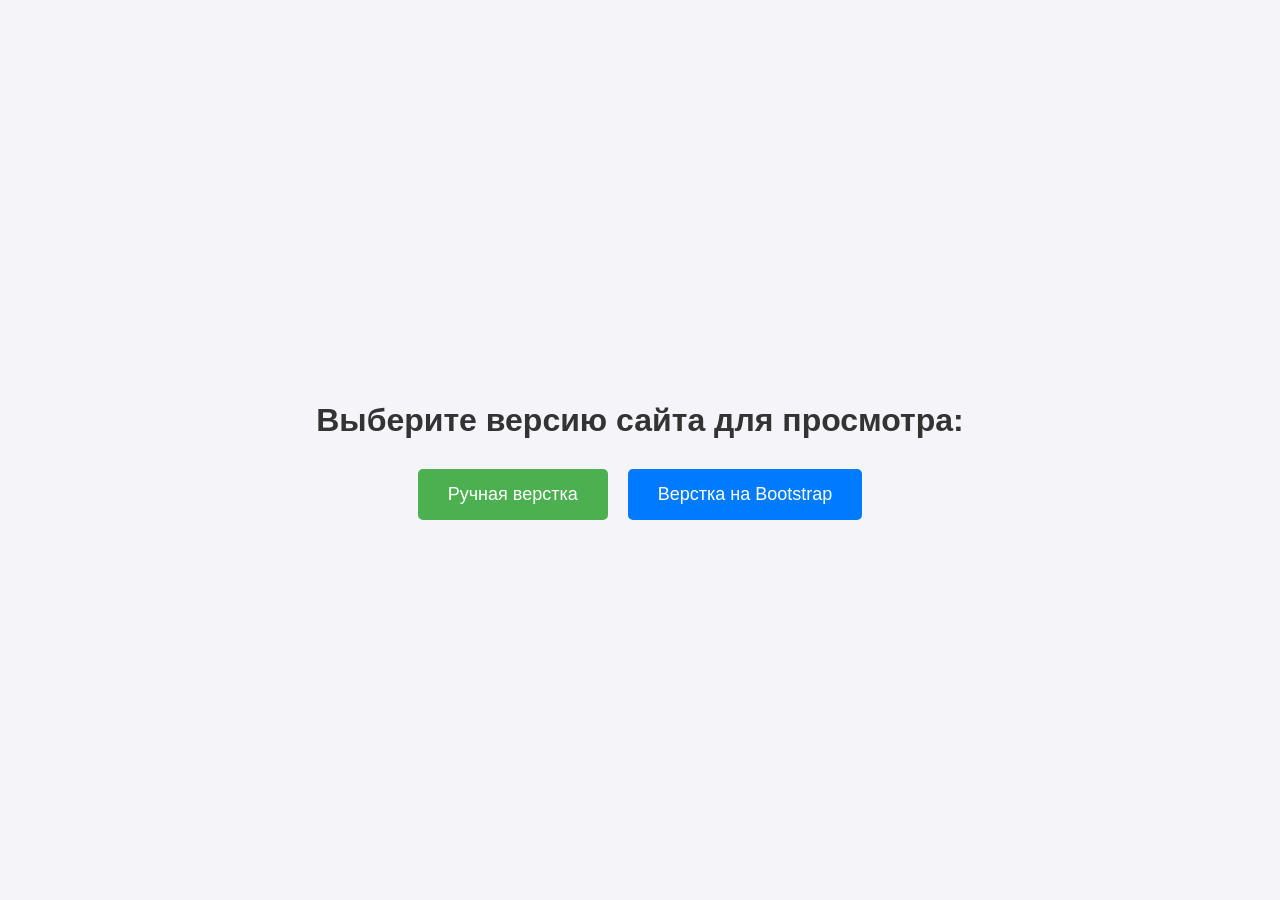
<file: index.html>
<!DOCTYPE html>
<html lang="ru">
<head>
    <meta charset="UTF-8">
    <title>Выбор версии сайта</title>
    <style>
        body {
            font-family: Arial, sans-serif;
            display: flex;
            flex-direction: column;
            align-items: center;
            justify-content: center;
            height: 100vh;
            background-color: #f4f4f9;
            margin: 0;
        }
        h1 {
            color: #333;
            margin-bottom: 30px;
        }
        .container {
            display: flex;
            gap: 20px;
        }
        .btn {
            display: inline-block;
            padding: 15px 30px;
            font-size: 18px;
            color: white;
            text-decoration: none;
            border-radius: 5px;
            transition: background 0.3s;
        }
        .btn-manual {
            background-color: #4CAF50;
        }
        .btn-manual:hover {
            background-color: #45a049;
        }
        .btn-bootstrap {
            background-color: #007bff;
        }
        .btn-bootstrap:hover {
            background-color: #0056b3;
        }
    </style>
</head>
<body>

    <h1>Выберите версию сайта для просмотра:</h1>
    
    <div class="container">
        <!-- Ссылки ведут на ваши переименованные файлы -->
        <a href="manual.html" class="btn btn-manual">Ручная верстка</a>
        <a href="bootstrap.html" class="btn btn-bootstrap">Верстка на Bootstrap</a>
    </div>

</body>
</html>
</file>
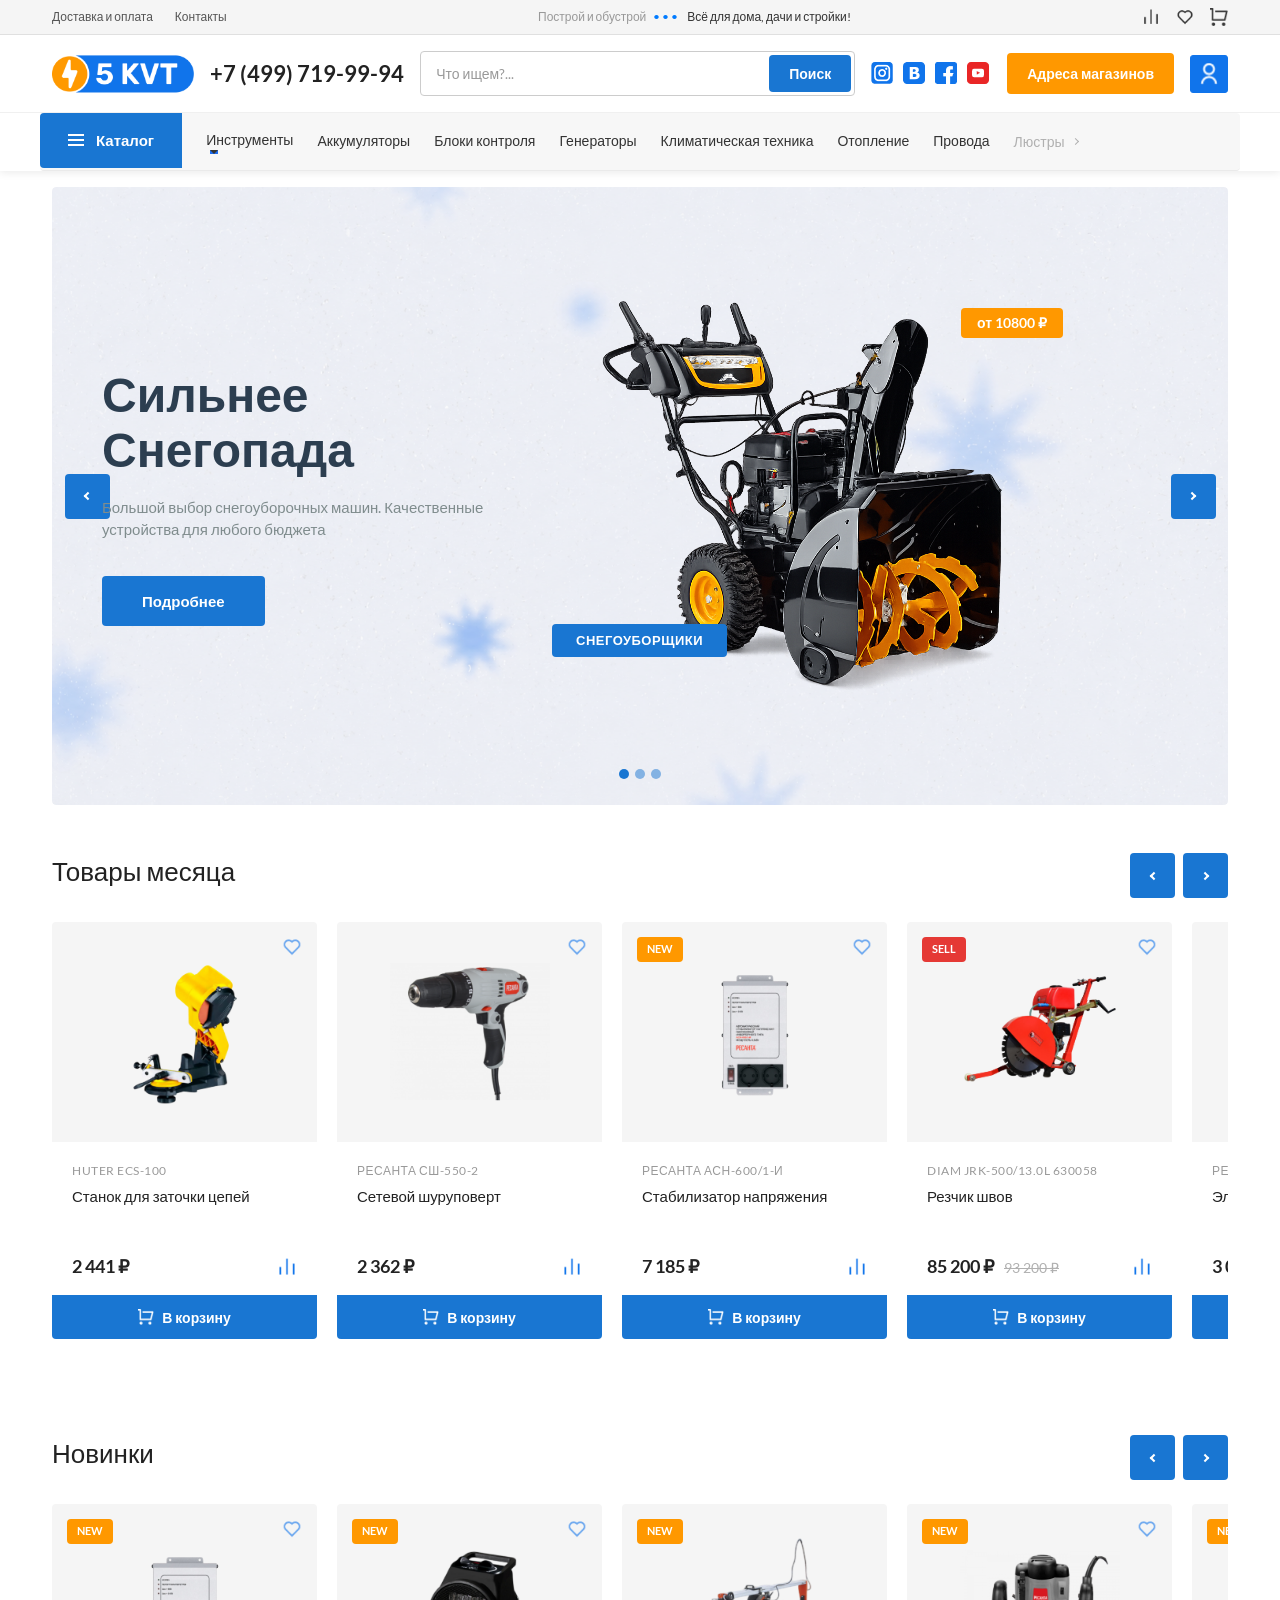
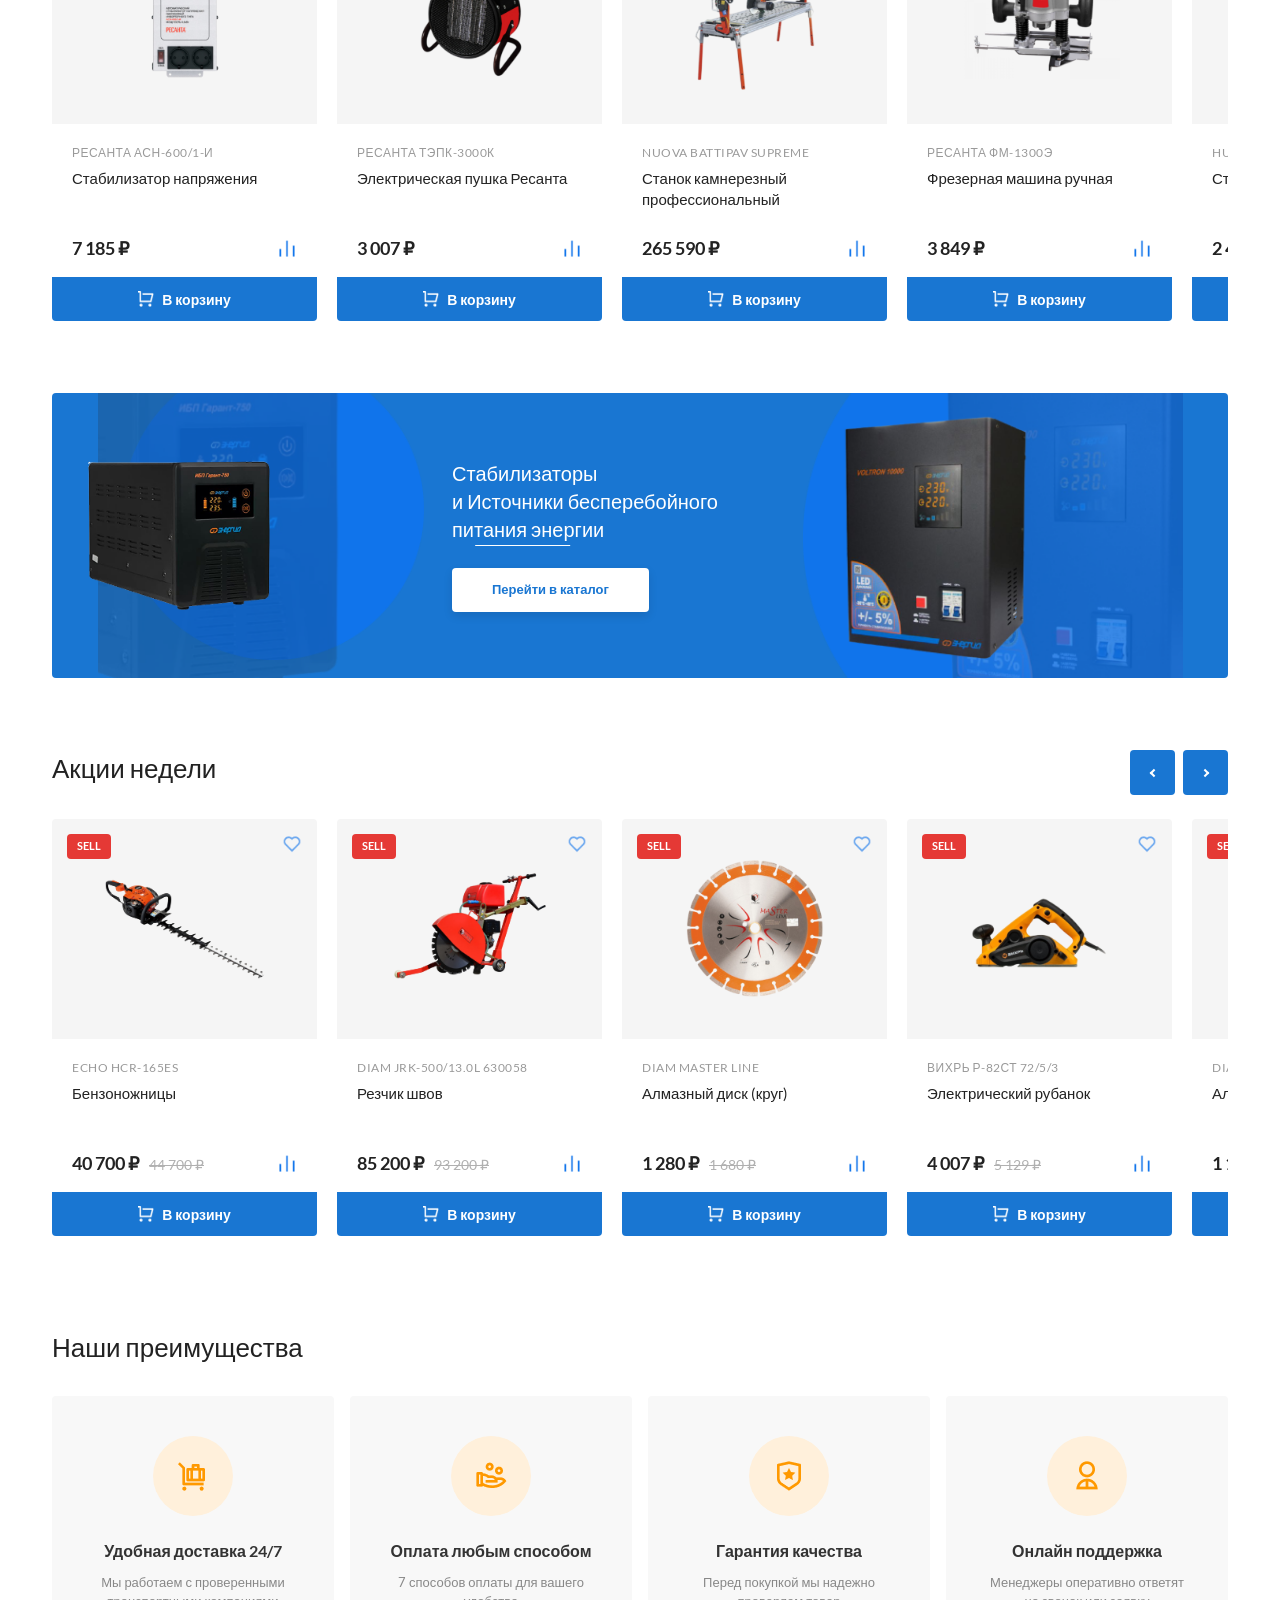
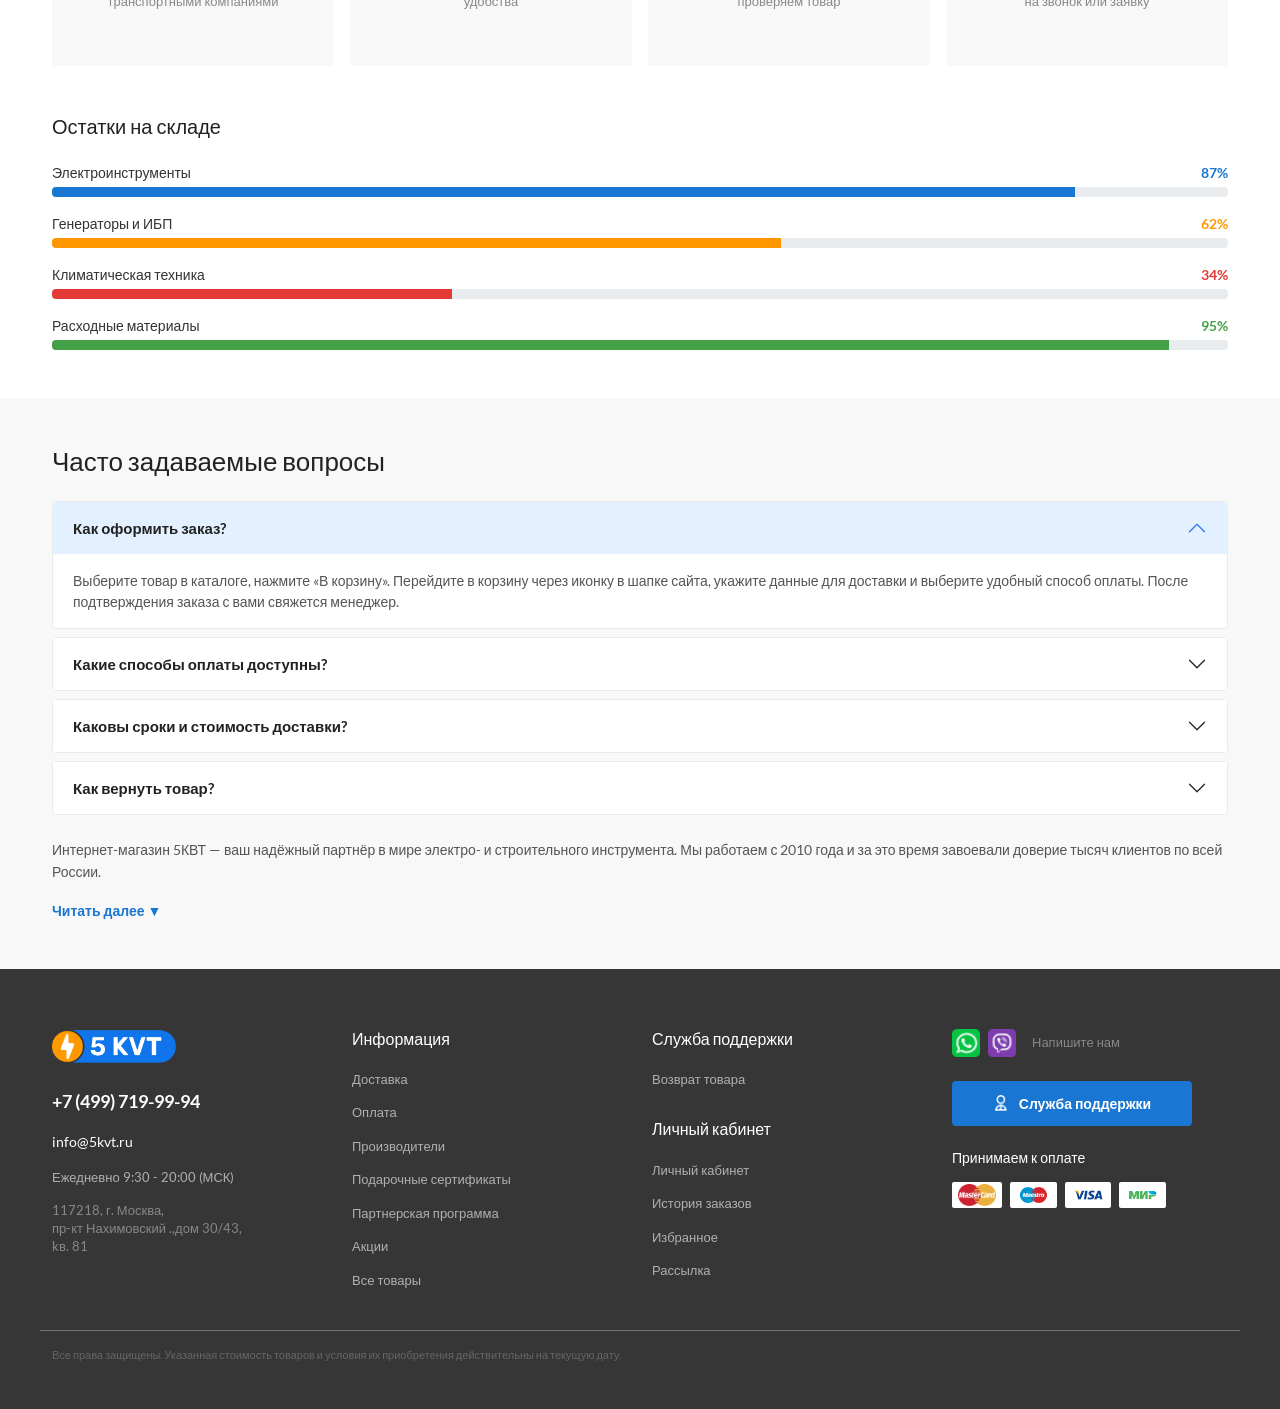
<file: bootstrap.html>
<!DOCTYPE html>
<html lang="ru" data-bs-spy="scroll" data-bs-target="#mainNavbar" data-bs-offset="120">
<head>
  <meta name="viewport" content="width=device-width, initial-scale=1.0">
  <meta charset="UTF-8">
  <title>5kvt</title>
  <!-- Bootstrap 5 CSS -->
  <link rel="stylesheet" href="https://cdn.jsdelivr.net/npm/bootstrap@5.3.3/dist/css/bootstrap.min.css">
  <link class="styles" rel="stylesheet" href="style(2).css">
</head>
<body>

  <!-- ========================================================
       ВИДЖЕТ №3: OFFCANVAS — Корзина товаров (выезжает справа)
       ======================================================== -->
  <div class="offcanvas offcanvas-end" tabindex="-1" id="cartOffcanvas" aria-labelledby="cartOffcanvasLabel">
    <div class="offcanvas-header" style="background:#1976d2; color:#fff;">
      <h5 class="offcanvas-title" id="cartOffcanvasLabel">🛒 Корзина товаров</h5>
      <button type="button" class="btn-close btn-close-white" data-bs-dismiss="offcanvas" aria-label="Закрыть"></button>
    </div>
    <div class="offcanvas-body">
      <div id="cartItems">
        <p class="text-muted text-center mt-4">Корзина пуста</p>
      </div>
      <hr>
      <div class="d-flex justify-content-between align-items-center mb-3">
        <strong>Итого:</strong>
        <strong id="cartTotal">0 ₽</strong>
      </div>
      <a href="#" class="btn w-100" style="background:#1976d2;color:#fff;font-weight:700;">Оформить заказ</a>
    </div>
  </div>

  <!-- ========================================================
       ВИДЖЕТ №5: MODAL — Форма обратной связи
       ======================================================== -->
  <div class="modal fade" id="contactModal" tabindex="-1" aria-labelledby="contactModalLabel" aria-hidden="true">
    <div class="modal-dialog modal-dialog-centered">
      <div class="modal-content">
        <div class="modal-header" style="background:#1976d2;">
          <h5 class="modal-title text-white" id="contactModalLabel">Обратная связь</h5>
          <button type="button" class="btn-close btn-close-white" data-bs-dismiss="modal" aria-label="Закрыть"></button>
        </div>
        <div class="modal-body p-4">
          <div class="mb-3">
            <label class="form-label fw-bold">Ваше имя</label>
            <input type="text" class="form-control" placeholder="Иван Иванов">
          </div>
          <div class="mb-3">
            <label class="form-label fw-bold">Телефон</label>
            <input type="tel" class="form-control" placeholder="+7 (___) ___-__-__">
          </div>
          <div class="mb-3">
            <label class="form-label fw-bold">Сообщение</label>
            <textarea class="form-control" rows="3" placeholder="Ваш вопрос..."></textarea>
          </div>
        </div>
        <div class="modal-footer">
          <button type="button" class="btn btn-secondary" data-bs-dismiss="modal">Отмена</button>
          <button type="button" class="btn" style="background:#1976d2;color:#fff;font-weight:700;" id="sendContactForm">Отправить</button>
        </div>
      </div>
    </div>
  </div>

  <header class="header">

    <!-- ТОП БАР -->
    <div class="top-bar">
      <div class="container">
        <div class="row align-items-center gx-0">
          <div class="col-auto">
            <nav class="top-nav">
              <a href="#advantages">Доставка и оплата</a>
              <a href="#faq-section">Контакты</a>
            </nav>
          </div>
          <div class="col d-none d-md-flex justify-content-center">
            <div class="top-slogan">
              <span class="gray-text">Построй и обустрой</span>
              <span class="dots">•••</span>
              <span>Всё для дома, дачи и стройки!</span>
            </div>
          </div>
          <div class="col-auto">
            <div class="top-actions d-flex gap-3">
              <!-- ВИДЖЕТ №7: TOOLTIP на иконках топ-бара -->
              <button class="icon-btn" aria-label="Сравнение"
                data-bs-toggle="tooltip" data-bs-placement="bottom" title="Сравнение товаров">
                <img src="icons/bar-chart-line 1.png" alt="Сравнение">
              </button>
              <button class="icon-btn" aria-label="Избранное"
                data-bs-toggle="tooltip" data-bs-placement="bottom" title="Избранное">
                <img src="icons/heart-line 5.png" alt="Избранное">
              </button>
              <!-- Корзина — открывает Offcanvas -->
              <button class="icon-btn" aria-label="Корзина"
                data-bs-toggle="offcanvas" data-bs-target="#cartOffcanvas"
                data-bs-toggle2="tooltip" data-bs-placement="bottom" title="Корзина">
                <img src="icons/Vector.png" alt="Корзина">
              </button>
            </div>
          </div>
        </div>
      </div>
    </div>

    <!-- ОСНОВНАЯ ПАНЕЛЬ -->
    <div class="main-bar py-3">
      <div class="container">
        <div class="row align-items-center gx-3 gy-2">
          <div class="col-auto">
            <a href="/" class="logo-link">
              <img src="images/5kvt-brand-logo.png" alt="5 KVT" class="site-logo">
            </a>
          </div>
          <div class="col-auto d-none d-lg-block">
            <a href="tel:+74997199994" class="phone-link">+7 (499) 719-99-94</a>
          </div>
          <div class="col col-lg">
            <div class="search-form">
              <input type="text" placeholder="Что ищем?..." class="search-input">
              <button type="submit" class="search-btn">Поиск</button>
            </div>
          </div>
          <div class="col-auto d-none d-xl-flex">
            <div class="socials d-flex gap-2">
              <a href="#" class="social-icon"><img src="icons/instagram.png" alt="Instagram"></a>
              <a href="#" class="social-icon"><img src="icons/vkontakte.png" alt="VK"></a>
              <a href="#" class="social-icon"><img src="icons/facebook (1) 1.png" alt="Facebook"></a>
              <a href="#" class="social-icon"><img src="icons/movie 1.png" alt="YouTube"></a>
            </div>
          </div>
          <div class="col-auto d-none d-lg-block">
            <!-- Кнопка открывает Modal обратной связи -->
            <a href="#" class="btn-addresses" data-bs-toggle="modal" data-bs-target="#contactModal">Адреса магазинов</a>
          </div>
          <div class="col-auto d-none d-md-block">
            <a href="#" class="profile-link" aria-label="Личный кабинет">
              <img src="icons/user.png" alt="Профиль" class="profile-logo">
            </a>
          </div>
        </div>
      </div>
    </div>

    <!-- ========================================================
         ВИДЖЕТ №1: NAVBAR — Адаптивная навигация с гамбургером
         ВИДЖЕТ №2: DROPDOWN — Выпадающий список в меню
         ВИДЖЕТ №4: SCROLLSPY — подсветка при скролле (через data-bs-spy на <html>)
         ======================================================== -->
    <nav class="navbar navbar-expand-lg menu-bar p-0" id="mainNavbar">
      <div class="container gx-0">
        <div class="menu-bar__container--bg w-100 d-flex align-items-stretch">

          <!-- Каталог (кастомный дропдаун, оставляем как есть) -->
          <div class="col-auto">
            <div class="catalog-wrapper">
              <button class="catalog-btn" id="catalogBtn">
                <span class="burger-lines"></span>
                Каталог
              </button>
              <div class="catalog-dropdown" id="catalogDropdown">
                <nav class="catalog-categories">
                  <div class="catalog-dropdown__header">
                    <span class="burger-lines"></span>
                    Каталог
                  </div>
                  <a href="#" class="catalog-dropdown__item active" data-category="accumulators">Аккумуляторы <span class="arrow-right"></span></a>
                  <a href="#" class="catalog-dropdown__item" data-category="control-blocks">Блоки контроля <span class="arrow-right"></span></a>
                  <a href="#" class="catalog-dropdown__item" data-category="generators">Генераторы <span class="arrow-right"></span></a>
                  <a href="#" class="catalog-dropdown__item" data-category="climate">Климатическая техника <span class="arrow-right"></span></a>
                  <a href="#" class="catalog-dropdown__item" data-category="heating">Отопление <span class="arrow-right"></span></a>
                  <a href="#" class="catalog-dropdown__item" data-category="perforators">Перфораторы <span class="arrow-right"></span></a>
                  <a href="#" class="catalog-dropdown__item" data-category="wires">Провода <span class="arrow-right"></span></a>
                  <a href="#" class="catalog-dropdown__item" data-category="chandeliers">Люстры <span class="arrow-right"></span></a>
                  <a href="#" class="catalog-dropdown__item" data-category="tools">Инструменты <span class="arrow-right"></span></a>
                  <a href="#" class="catalog-dropdown__item" data-category="electric">Электрика <span class="arrow-right"></span></a>
                </nav>
                <div class="catalog-subpanel">
                  <div class="subpanel-content active" id="cat-accumulators">
                    <div class="subpanel-grid">
                      <div class="subpanel-col">
                        <div class="subpanel-group">
                          <a href="#" class="subpanel-title"><span class="toggle-icon">+</span> Автомобильные АКБ</a>
                          <div class="subpanel-nested">
                            <a href="#">Кальциевые (Ca/Ca)</a>
                            <a href="#">Гибридные (Sb/Ca)</a>
                            <a href="#">Гелевые (GEL)</a>
                          </div>
                        </div>
                        <div class="subpanel-group">
                          <a href="#" class="subpanel-title"><span class="toggle-icon">+</span> Промышленные АКБ</a>
                          <div class="subpanel-nested">
                            <a href="#">Для ИБП</a>
                            <a href="#">Для солнечных батарей</a>
                          </div>
                        </div>
                        <div class="subpanel-group"><a href="#" class="subpanel-title"><span class="toggle-icon">+</span> Зарядные устройства</a></div>
                      </div>
                      <div class="subpanel-col">
                        <div class="subpanel-group"><a href="#" class="subpanel-title"><span class="toggle-icon">+</span> Клеммы и провода</a></div>
                        <div class="subpanel-group"><a href="#" class="subpanel-title"><span class="toggle-icon">+</span> Аксессуары</a></div>
                        <div class="subpanel-group"><a href="#" class="subpanel-title"><span class="toggle-icon">+</span> Тестеры батарей</a></div>
                      </div>
                    </div>
                  </div>
                  <div class="subpanel-content" id="cat-control-blocks">
                    <div class="subpanel-grid">
                      <div class="subpanel-col">
                        <div class="subpanel-group"><a href="#" class="subpanel-title"><span class="toggle-icon">+</span> Контроллеры напряжения</a></div>
                        <div class="subpanel-group"><a href="#" class="subpanel-title"><span class="toggle-icon">+</span> Модули управления АВР</a></div>
                      </div>
                      <div class="subpanel-col">
                        <div class="subpanel-group"><a href="#" class="subpanel-title"><span class="toggle-icon">+</span> Датчики и реле</a></div>
                      </div>
                    </div>
                  </div>
                  <div class="subpanel-content" id="cat-generators">
                    <div class="subpanel-grid">
                      <div class="subpanel-col">
                        <div class="subpanel-group"><a href="#" class="subpanel-title"><span class="toggle-icon">+</span> Бензиновые генераторы</a></div>
                        <div class="subpanel-group"><a href="#" class="subpanel-title"><span class="toggle-icon">+</span> Дизельные электростанции</a></div>
                      </div>
                      <div class="subpanel-col">
                        <div class="subpanel-group"><a href="#" class="subpanel-title"><span class="toggle-icon">+</span> Инверторные модели</a></div>
                      </div>
                    </div>
                  </div>
                  <div class="subpanel-content" id="cat-climate">
                    <div class="subpanel-grid">
                      <div class="subpanel-col">
                        <div class="subpanel-group"><a href="#" class="subpanel-title"><span class="toggle-icon">+</span> Кондиционеры</a></div>
                        <div class="subpanel-group"><a href="#" class="subpanel-title"><span class="toggle-icon">+</span> Обогреватели</a></div>
                      </div>
                      <div class="subpanel-col">
                        <div class="subpanel-group"><a href="#" class="subpanel-title"><span class="toggle-icon">+</span> Очистители воздуха</a></div>
                      </div>
                    </div>
                  </div>
                </div>
              </div>
            </div>
          </div>

          <!-- Кастомный мобильный бургер -->
          <button class="mobile-menu-btn" id="mobileMenuBtn" aria-label="Открыть меню">
            <span></span>
          </button>

          <!-- Bootstrap Collapse Nav -->
          <div class="collapse navbar-collapse col" id="navbarCollapse">
            <nav class="main-nav w-100" id="mainNavLinks">
              <!-- ВИДЖЕТ №2: DROPDOWN внутри навигации -->
              <div class="dropdown d-inline-block">
                <a href="#slider-months" class="nav-item dropdown-toggle" data-bs-toggle="dropdown" aria-expanded="false">
                  Инструменты
                </a>
                <ul class="dropdown-menu">
                  <li><a class="dropdown-item" href="#">Электроинструменты</a></li>
                  <li><a class="dropdown-item" href="#">Ручной инструмент</a></li>
                  <li><a class="dropdown-item" href="#">Измерительный</a></li>
                  <li><hr class="dropdown-divider"></li>
                  <li><a class="dropdown-item" href="#">Все инструменты</a></li>
                </ul>
              </div>
              <a href="#slider-news" class="nav-item">Аккумуляторы</a>
              <a href="#slider-news" class="nav-item">Блоки контроля</a>
              <a href="#slider-news" class="nav-item">Генераторы</a>
              <a href="#advantages" class="nav-item">Климатическая техника</a>
              <a href="#advantages" class="nav-item">Отопление</a>
              <a href="#slider-promo" class="nav-item">Провода</a>
              <a href="#faq-section" class="nav-item nav-item--muted">
                Люстры
                <span class="nav-arrow"></span>
              </a>
            </nav>
          </div>
        </div>
      </div>
    </nav>
  </header>

  <!-- ========================================================
       ВИДЖЕТ №12: CAROUSEL — Слайдер баннеров (герой)
       ======================================================== -->
  <section class="hero-banner mt-3" id="hero">
    <div class="container">
      <div id="heroCarousel" class="carousel slide hero-banner__container--bg px-0" data-bs-ride="carousel">
        <!-- Индикаторы карусели -->
        <div class="carousel-indicators" style="bottom:10px;">
          <button type="button" data-bs-target="#heroCarousel" data-bs-slide-to="0" class="active" aria-current="true" aria-label="Слайд 1" style="background:#1976d2;width:10px;height:10px;border-radius:50%;border:none;"></button>
          <button type="button" data-bs-target="#heroCarousel" data-bs-slide-to="1" aria-label="Слайд 2" style="background:#1976d2;width:10px;height:10px;border-radius:50%;border:none;opacity:.5;"></button>
          <button type="button" data-bs-target="#heroCarousel" data-bs-slide-to="2" aria-label="Слайд 3" style="background:#1976d2;width:10px;height:10px;border-radius:50%;border:none;opacity:.5;"></button>
        </div>
        <div class="carousel-inner">
          <!-- Слайд 1 -->
          <div class="carousel-item active">
            <div class="row align-items-center gx-0" style="padding:40px 50px;">
              <div class="col-12 col-md-6 hero-content">
                <h1 class="hero-title">Сильнее<br>Снегопада</h1>
                <p class="hero-description">Большой выбор снегоуборочных машин. Качественные устройства для любого бюджета</p>
                <div class="hero-controls d-flex align-items-center gap-3">
                  <a href="#" class="btn-more">Подробнее</a>
                </div>
              </div>
              <div class="col-12 col-md-6">
                <div class="hero-image-wrapper">
                  <img src="images/ChatGPT Image 29 мая 2026 г., 16_03_28(2).png" alt="Снегоуборщик" class="hero-image">
                  <div class="badge badge--orange">от 10800 ₽</div>
                  <div class="badge badge--blue">СНЕГОУБОРЩИКИ</div>
                </div>
              </div>
            </div>
          </div>
          <!-- Слайд 2 -->
          <div class="carousel-item">
            <div class="row align-items-center gx-0" style="padding:40px 50px;">
              <div class="col-12 col-md-6 hero-content">
                <h1 class="hero-title">Мощные<br>Генераторы</h1>
                <p class="hero-description">Бензиновые и дизельные генераторы от ведущих производителей</p>
                <div class="hero-controls d-flex align-items-center gap-3">
                  <a href="#" class="btn-more">Смотреть каталог</a>
                </div>
              </div>
              <div class="col-12 col-md-6">
                <div class="hero-image-wrapper">
                  <img src="images/ups-power-station.png" alt="Генераторы" class="hero-image">
                  <div class="badge badge--orange">от 15000 ₽</div>
                  <div class="badge badge--blue">ГЕНЕРАТОРЫ</div>
                </div>
              </div>
            </div>
          </div>
          <!-- Слайд 3 -->
          <div class="carousel-item">
            <div class="row align-items-center gx-0" style="padding:40px 50px;">
              <div class="col-12 col-md-6 hero-content">
                <h1 class="hero-title">Лучшие<br>Инструменты</h1>
                <p class="hero-description">Профессиональный электро- и ручной инструмент для любых задач</p>
                <div class="hero-controls d-flex align-items-center gap-3">
                  <a href="#" class="btn-more">В каталог</a>
                </div>
              </div>
              <div class="col-12 col-md-6">
                <div class="hero-image-wrapper">
                  <img src="images/cordless-drill-driver.png" alt="Инструменты" class="hero-image">
                  <div class="badge badge--orange">от 2300 ₽</div>
                  <div class="badge badge--blue">ИНСТРУМЕНТЫ</div>
                </div>
              </div>
            </div>
          </div>
        </div>
        <!-- Стрелки карусели -->
        <button class="carousel-control-prev" type="button" data-bs-target="#heroCarousel" data-bs-slide="prev"
                style="width:50px;left:10px;">
          <span class="arrow-btn arrow-btn--prev" style="position:static;display:block;"></span>
        </button>
        <button class="carousel-control-next" type="button" data-bs-target="#heroCarousel" data-bs-slide="next"
                style="width:50px;right:10px;">
          <span class="arrow-btn arrow-btn--next" style="position:static;display:block;"></span>
        </button>
      </div>
    </div>
  </section>

  <!-- ТОВАРЫ МЕСЯЦА -->
  <section class="products-section py-5" id="slider-months">
    <div class="container">
      <div class="row align-items-center mb-4 gx-0">
        <div class="col">
          <h2 class="section-title">Товары месяца</h2>
        </div>
        <div class="col-auto">
          <div class="slider-arrows d-flex gap-2">
            <button class="arrow-btn arrow-btn--prev month-prev" aria-label="Назад"></button>
            <button class="arrow-btn arrow-btn--next month-next" aria-label="Вперед"></button>
          </div>
        </div>
      </div>
      <div class="slider-window">
        <div class="products-grid">

          <article class="product-card">
            <div class="product-card__top">
              <button type="button" class="wishlist-btn" aria-label="В избранное">
                <img src="icons/heart-line 14.png" alt="">
              </button>
              <div class="product-image">
                <img src="images/miter-saw-Photoroom.png" alt="HUTER ECS-100">
              </div>
            </div>
            <div class="product-card__info">
              <span class="product-brand">HUTER ECS-100</span>
              <h3 class="product-name">Станок для заточки цепей</h3>
            </div>
            <div class="product-card__footer-wrap">
              <div class="product-card__footer">
                <div class="product-price">2 441 ₽</div>
                <!-- ВИДЖЕТ №8: POPOVER — расширенная подсказка по товару -->
                <button class="compare-btn" aria-label="Сравнить"
                  data-bs-toggle="popover" data-bs-trigger="click" data-bs-placement="top"
                  data-bs-title="HUTER ECS-100"
                  data-bs-content="Мощность: 100 Вт. Заточка цепей диаметром 3.5–4.5 мм. Вес: 1.2 кг. Гарантия 12 мес.">
                  <img src="icons/bar-chart-line 2.png" alt="">
                </button>
              </div>
              <button class="product-cart-btn add-to-cart" type="button" data-name="Станок HUTER ECS-100" data-price="2441"><img src="icons/Vector3.png" alt="">В корзину</button>
            </div>
          </article>

          <article class="product-card">
            <div class="product-card__top">
              <button type="button" class="wishlist-btn" aria-label="В избранное">
                <img src="icons/heart-line 14.png" alt="">
              </button>
              <div class="product-image">
                <img src="images/cordless-drill-driver.png" alt="РЕСАНТА СШ-550-2">
              </div>
            </div>
            <div class="product-card__info">
              <span class="product-brand">РЕСАНТА СШ-550-2</span>
              <h3 class="product-name">Сетевой шуруповерт</h3>
            </div>
            <div class="product-card__footer-wrap">
              <div class="product-card__footer">
                <div class="product-price">2 362 ₽</div>
                <button class="compare-btn" aria-label="Сравнить"
                  data-bs-toggle="popover" data-bs-trigger="click" data-bs-placement="top"
                  data-bs-title="РЕСАНТА СШ-550-2"
                  data-bs-content="Мощность: 550 Вт. Скорость вращения: 0–2800 об/мин. Патрон: 13 мм. Вес: 1.7 кг.">
                  <img src="icons/bar-chart-line 2.png" alt="">
                </button>
              </div>
              <button class="product-cart-btn add-to-cart" type="button" data-name="Шуруповерт РЕСАНТА СШ-550-2" data-price="2362"><img src="icons/Vector3.png" alt="">В корзину</button>
            </div>
          </article>

          <article class="product-card">
            <div class="product-card__top">
              <div class="product-badge product-badge--new">NEW</div>
              <button type="button" class="wishlist-btn" aria-label="В избранное">
                <img src="icons/heart-line 14.png" alt="">
              </button>
              <div class="product-image">
                <img src="images/wall-voltage-stabilizer-Photoroom.png" alt="РЕСАНТА АСН-600/1-И">
              </div>
            </div>
            <div class="product-card__info">
              <span class="product-brand">РЕСАНТА АСН-600/1-И</span>
              <h3 class="product-name">Стабилизатор напряжения</h3>
            </div>
            <div class="product-card__footer-wrap">
              <div class="product-card__footer">
                <div class="product-price">7 185 ₽</div>
                <button class="compare-btn" aria-label="Сравнить"
                  data-bs-toggle="popover" data-bs-trigger="click" data-bs-placement="top"
                  data-bs-title="РЕСАНТА АСН-600/1-И"
                  data-bs-content="Мощность: 600 ВА. Напряжение: 220 В ±8%. Исполнение: настенное. Гарантия: 36 мес.">
                  <img src="icons/bar-chart-line 2.png" alt="">
                </button>
              </div>
              <button class="product-cart-btn add-to-cart" type="button" data-name="Стабилизатор РЕСАНТА АСН-600/1-И" data-price="7185"><img src="icons/Vector3.png" alt="">В корзину</button>
            </div>
          </article>

          <article class="product-card">
            <div class="product-card__top">
              <div class="product-badge product-badge--sell">SELL</div>
              <button type="button" class="wishlist-btn" aria-label="В избранное">
                <img src="icons/heart-line 14.png" alt="">
              </button>
              <div class="product-image">
                <img src="images/floor-saw-cutter-Photoroom.png" alt="DIAM JRK-500/13.0L">
              </div>
            </div>
            <div class="product-card__info">
              <span class="product-brand">DIAM JRK-500/13.0L 630058</span>
              <h3 class="product-name">Резчик швов</h3>
            </div>
            <div class="product-card__footer-wrap">
              <div class="product-card__footer">
                <div class="product-price-block">
                  <span class="product-price">85 200 ₽</span>
                  <span class="product-price--old">93 200 ₽</span>
                </div>
                <button class="compare-btn" aria-label="Сравнить"
                  data-bs-toggle="popover" data-bs-trigger="click" data-bs-placement="top"
                  data-bs-title="DIAM JRK-500/13.0L"
                  data-bs-content="Мощность двигателя: 13 л.с. Глубина реза: до 170 мм. Диаметр диска: 500 мм.">
                  <img src="icons/bar-chart-line 2.png" alt="">
                </button>
              </div>
              <button class="product-cart-btn add-to-cart" type="button" data-name="Резчик швов DIAM JRK-500" data-price="85200"><img src="icons/Vector3.png" alt="">В корзину</button>
            </div>
          </article>

          <article class="product-card">
            <div class="product-card__top">
              <button type="button" class="wishlist-btn" aria-label="В избранное">
                <img src="icons/heart-line 14.png" alt="">
              </button>
              <div class="product-image">
                <img src="images/industrial-fan-heater-Photoroom.png" alt="РЕСАНТА ТЭПК-3000К">
              </div>
            </div>
            <div class="product-card__info">
              <span class="product-brand">РЕСАНТА ТЭПК-3000К</span>
              <h3 class="product-name">Электрическая тепловая пушка</h3>
            </div>
            <div class="product-card__footer-wrap">
              <div class="product-card__footer">
                <div class="product-price">3 007 ₽</div>
                <button class="compare-btn" aria-label="Сравнить"
                  data-bs-toggle="popover" data-bs-trigger="click" data-bs-placement="top"
                  data-bs-title="РЕСАНТА ТЭПК-3000К"
                  data-bs-content="Мощность: 3000 Вт. Расход воздуха: 300 м³/ч. Питание: 220 В. Вес: 1.4 кг.">
                  <img src="icons/bar-chart-line 2.png" alt="">
                </button>
              </div>
              <button class="product-cart-btn add-to-cart" type="button" data-name="Тепловая пушка РЕСАНТА ТЭПК-3000К" data-price="3007"><img src="icons/Vector3.png" alt="">В корзину</button>
            </div>
          </article>

          <article class="product-card">
            <div class="product-card__top">
              <button type="button" class="wishlist-btn" aria-label="В избранное">
                <img src="icons/heart-line 14.png" alt="">
              </button>
              <div class="product-image">
                <img src="images/electric-wood-router.png" alt="РЕСАНТА ФМ-1300Э">
              </div>
            </div>
            <div class="product-card__info">
              <span class="product-brand">РЕСАНТА ФМ-1300Э</span>
              <h3 class="product-name">Фрезерная машина ручная</h3>
            </div>
            <div class="product-card__footer-wrap">
              <div class="product-card__footer">
                <div class="product-price">3 849 ₽</div>
                <button class="compare-btn" aria-label="Сравнить"
                  data-bs-toggle="popover" data-bs-trigger="click" data-bs-placement="top"
                  data-bs-title="РЕСАНТА ФМ-1300Э"
                  data-bs-content="Мощность: 1300 Вт. Скорость: 8000–27000 об/мин. Цанга: 6/8 мм. Вес: 3.1 кг.">
                  <img src="icons/bar-chart-line 2.png" alt="">
                </button>
              </div>
              <button class="product-cart-btn add-to-cart" type="button" data-name="Фрезерная машина РЕСАНТА ФМ-1300Э" data-price="3849"><img src="icons/Vector3.png" alt="">В корзину</button>
            </div>
          </article>

          <article class="product-card">
            <div class="product-card__top">
              <div class="product-badge product-badge--sell">SELL</div>
              <button type="button" class="wishlist-btn" aria-label="В избранное">
                <img src="icons/heart-line 14.png" alt="">
              </button>
              <div class="product-image">
                <img src="images/hedge-trimmer-Photoroom.png" alt="ECHO HCR-165ES">
              </div>
            </div>
            <div class="product-card__info">
              <span class="product-brand">ECHO HCR-165ES</span>
              <h3 class="product-name">Бензоножницы профессиональные</h3>
            </div>
            <div class="product-card__footer-wrap">
              <div class="product-card__footer">
                <div class="product-price-block">
                  <span class="product-price">40 700 ₽</span>
                  <span class="product-price--old">44 700 ₽</span>
                </div>
                <button class="compare-btn" aria-label="Сравнить"
                  data-bs-toggle="popover" data-bs-trigger="click" data-bs-placement="top"
                  data-bs-title="ECHO HCR-165ES"
                  data-bs-content="Двигатель: 21.2 см³. Длина ножа: 65 см. Вес: 7.4 кг. Уровень шума: 101 дБ.">
                  <img src="icons/bar-chart-line 2.png" alt="">
                </button>
              </div>
              <button class="product-cart-btn add-to-cart" type="button" data-name="Бензоножницы ECHO HCR-165ES" data-price="40700"><img src="icons/Vector3.png" alt="">В корзину</button>
            </div>
          </article>

        </div>
      </div>
    </div>
  </section>

  <!-- НОВИНКИ -->
  <section class="novinki-section py-5" id="slider-news">
    <div class="container">
      <div class="row align-items-center mb-4 gx-0">
        <div class="col">
          <h2 class="section-title">Новинки</h2>
        </div>
        <div class="col-auto">
          <div class="slider-arrows d-flex gap-2">
            <button class="arrow-btn arrow-btn--prev news-prev" aria-label="Назад"></button>
            <button class="arrow-btn arrow-btn--next news-next" aria-label="Вперед"></button>
          </div>
        </div>
      </div>
      <div class="slider-window">
        <div class="products-grid">

          <article class="product-card">
            <div class="product-card__top">
              <div class="product-badge product-badge--new">NEW</div>
              <button type="button" class="wishlist-btn" aria-label="В избранное"><img src="icons/heart-line 14.png" alt=""></button>
              <div class="product-image"><img src="images/wall-voltage-stabilizer-Photoroom.png" alt="Стабилизатор напряжения"></div>
            </div>
            <div class="product-card__info">
              <span class="product-brand">РЕСАНТА АСН-600/1-И</span>
              <h3 class="product-name">Стабилизатор напряжения</h3>
            </div>
            <div class="product-card__footer-wrap">
              <div class="product-card__footer">
                <div class="product-price">7 185 ₽</div>
                <button class="compare-btn" aria-label="Сравнить"><img src="icons/bar-chart-line 2.png" alt=""></button>
              </div>
              <button class="product-cart-btn add-to-cart" type="button" data-name="Стабилизатор РЕСАНТА АСН-600/1-И" data-price="7185"><img src="icons/Vector3.png" alt="">В корзину</button>
            </div>
          </article>

          <article class="product-card">
            <div class="product-card__top">
              <div class="product-badge product-badge--new">NEW</div>
              <button type="button" class="wishlist-btn" aria-label="В избранное"><img src="icons/heart-line 14.png" alt=""></button>
              <div class="product-image"><img src="images/industrial-fan-heater-Photoroom.png" alt="Электрическая пушка"></div>
            </div>
            <div class="product-card__info">
              <span class="product-brand">РЕСАНТА ТЭПК-3000К</span>
              <h3 class="product-name">Электрическая пушка Ресанта</h3>
            </div>
            <div class="product-card__footer-wrap">
              <div class="product-card__footer">
                <div class="product-price">3 007 ₽</div>
                <button class="compare-btn" aria-label="Сравнить"><img src="icons/bar-chart-line 2.png" alt=""></button>
              </div>
              <button class="product-cart-btn add-to-cart" type="button" data-name="Тепловая пушка ТЭПК-3000К" data-price="3007"><img src="icons/Vector3.png" alt="">В корзину</button>
            </div>
          </article>

          <article class="product-card">
            <div class="product-card__top">
              <div class="product-badge product-badge--new">NEW</div>
              <div class="product-image"><img src="images/tile-saw-bench-Photoroom.png" alt="Станок камнерезный"></div>
            </div>
            <div class="product-card__info">
              <span class="product-brand">NUOVA BATTIPAV SUPREME</span>
              <h3 class="product-name">Станок камнерезный профессиональный</h3>
            </div>
            <div class="product-card__footer-wrap">
              <div class="product-card__footer">
                <div class="product-price">265 590 ₽</div>
                <button class="compare-btn" aria-label="Сравнить"><img src="icons/bar-chart-line 2.png" alt=""></button>
              </div>
              <button class="product-cart-btn add-to-cart" type="button" data-name="Станок NUOVA BATTIPAV SUPREME" data-price="265590"><img src="icons/Vector3.png" alt="">В корзину</button>
            </div>
          </article>

          <article class="product-card">
            <div class="product-card__top">
              <div class="product-badge product-badge--new">NEW</div>
              <button type="button" class="wishlist-btn" aria-label="В избранное"><img src="icons/heart-line 14.png" alt=""></button>
              <div class="product-image"><img src="images/electric-wood-router.png" alt="Фрезерная машина"></div>
            </div>
            <div class="product-card__info">
              <span class="product-brand">РЕСАНТА ФМ-1300Э</span>
              <h3 class="product-name">Фрезерная машина ручная</h3>
            </div>
            <div class="product-card__footer-wrap">
              <div class="product-card__footer">
                <div class="product-price">3 849 ₽</div>
                <button class="compare-btn" aria-label="Сравнить"><img src="icons/bar-chart-line 2.png" alt=""></button>
              </div>
              <button class="product-cart-btn add-to-cart" type="button" data-name="Фрезерная машина РЕСАНТА ФМ-1300Э" data-price="3849"><img src="icons/Vector3.png" alt="">В корзину</button>
            </div>
          </article>

          <article class="product-card">
            <div class="product-card__top">
              <div class="product-badge product-badge--new">NEW</div>
              <button type="button" class="wishlist-btn" aria-label="В избранное"><img src="icons/heart-line 14.png" alt=""></button>
              <div class="product-image"><img src="images/miter-saw-Photoroom.png" alt="HUTER ECS-100"></div>
            </div>
            <div class="product-card__info">
              <span class="product-brand">HUTER ECS-100</span>
              <h3 class="product-name">Станок для заточки цепей</h3>
            </div>
            <div class="product-card__footer-wrap">
              <div class="product-card__footer">
                <div class="product-price">2 441 ₽</div>
                <button class="compare-btn" aria-label="Сравнить"><img src="icons/bar-chart-line 2.png" alt=""></button>
              </div>
              <button class="product-cart-btn add-to-cart" type="button" data-name="Станок HUTER ECS-100" data-price="2441"><img src="icons/Vector3.png" alt="">В корзину</button>
            </div>
          </article>

          <article class="product-card">
            <div class="product-card__top">
              <div class="product-badge product-badge--new">NEW</div>
              <button type="button" class="wishlist-btn" aria-label="В избранное"><img src="icons/heart-line 14.png" alt=""></button>
              <div class="product-image"><img src="images/cordless-drill-driver.png" alt="РЕСАНТА СШ-550-2"></div>
            </div>
            <div class="product-card__info">
              <span class="product-brand">РЕСАНТА СШ-550-2</span>
              <h3 class="product-name">Сетевой шуруповерт</h3>
            </div>
            <div class="product-card__footer-wrap">
              <div class="product-card__footer">
                <div class="product-price">2 362 ₽</div>
                <button class="compare-btn" aria-label="Сравнить"><img src="icons/bar-chart-line 2.png" alt=""></button>
              </div>
              <button class="product-cart-btn add-to-cart" type="button" data-name="Шуруповерт РЕСАНТА СШ-550-2" data-price="2362"><img src="icons/Vector3.png" alt="">В корзину</button>
            </div>
          </article>

        </div>
      </div>
    </div>
  </section>

  <!-- ПРОМО БАННЕР -->
  <section class="promo-banner-section py-4">
    <div class="container">
      <div class="row gx-0">
        <div class="col-12">
          <div class="promo-banner">
            <div class="promo-banner__image-left">
              <img src="images/ups-power-station.png" alt="ИБП Гарант">
            </div>
            <div class="promo-banner__content">
              <h2 class="promo-banner__title">
                Стабилизаторы<br>
                и Источники бесперебойного<br>
                питания энергии
              </h2>
              <a href="#" class="promo-banner__btn">Перейти в каталог</a>
            </div>
          </div>
        </div>
      </div>
    </div>
  </section>

  <!-- АКЦИИ НЕДЕЛИ -->
  <section class="products-section py-5" id="slider-promo">
    <div class="container">
      <div class="row align-items-center mb-4 gx-0">
        <div class="col">
          <h2 class="section-title">Акции недели</h2>
        </div>
        <div class="col-auto">
          <div class="slider-arrows d-flex gap-2">
            <button class="arrow-btn arrow-btn--prev promo-prev" aria-label="Назад"></button>
            <button class="arrow-btn arrow-btn--next promo-next" aria-label="Вперед"></button>
          </div>
        </div>
      </div>
      <div class="slider-window">
        <div class="products-grid">

          <article class="product-card">
            <div class="product-card__top">
              <div class="product-badge product-badge--sell">SELL</div>
              <button type="button" class="wishlist-btn" aria-label="В избранное"><img src="icons/heart-line 14.png" alt=""></button>
              <div class="product-image"><img src="images/hedge-trimmer-Photoroom.png" alt="ECHO HCR-165ES"></div>
            </div>
            <div class="product-card__info">
              <span class="product-brand">ECHO HCR-165ES</span>
              <h3 class="product-name">Бензоножницы</h3>
            </div>
            <div class="product-card__footer-wrap">
              <div class="product-card__footer">
                <div class="product-price-block">
                  <span class="product-price">40 700 ₽</span>
                  <span class="product-price--old">44 700 ₽</span>
                </div>
                <button class="compare-btn" aria-label="Сравнить"><img src="icons/bar-chart-line 2.png" alt=""></button>
              </div>
              <button class="product-cart-btn add-to-cart" type="button" data-name="Бензоножницы ECHO HCR-165ES" data-price="40700"><img src="icons/Vector3.png" alt="">В корзину</button>
            </div>
          </article>

          <article class="product-card">
            <div class="product-card__top">
              <div class="product-badge product-badge--sell">SELL</div>
              <button type="button" class="wishlist-btn" aria-label="В избранное"><img src="icons/heart-line 14.png" alt=""></button>
              <div class="product-image"><img src="images/floor-saw-cutter-Photoroom.png" alt="DIAM JRK-500/13.0L"></div>
            </div>
            <div class="product-card__info">
              <span class="product-brand">DIAM JRK-500/13.0L 630058</span>
              <h3 class="product-name">Резчик швов</h3>
            </div>
            <div class="product-card__footer-wrap">
              <div class="product-card__footer">
                <div class="product-price-block">
                  <span class="product-price">85 200 ₽</span>
                  <span class="product-price--old">93 200 ₽</span>
                </div>
                <button class="compare-btn" aria-label="Сравнить"><img src="icons/bar-chart-line 2.png" alt=""></button>
              </div>
              <button class="product-cart-btn add-to-cart" type="button" data-name="Резчик швов DIAM JRK-500" data-price="85200"><img src="icons/Vector3.png" alt="">В корзину</button>
            </div>
          </article>

          <article class="product-card">
            <div class="product-card__top">
              <div class="product-badge product-badge--sell">SELL</div>
              <button type="button" class="wishlist-btn" aria-label="В избранное"><img src="icons/heart-line 14.png" alt=""></button>
              <div class="product-image"><img src="images/diamond-saw-blade-Photoroom.png" alt="DIAM MASTER LINE"></div>
            </div>
            <div class="product-card__info">
              <span class="product-brand">DIAM MASTER LINE</span>
              <h3 class="product-name">Алмазный диск (круг)</h3>
            </div>
            <div class="product-card__footer-wrap">
              <div class="product-card__footer">
                <div class="product-price-block">
                  <span class="product-price">1 280 ₽</span>
                  <span class="product-price--old">1 680 ₽</span>
                </div>
                <button class="compare-btn" aria-label="Сравнить"><img src="icons/bar-chart-line 2.png" alt=""></button>
              </div>
              <button class="product-cart-btn add-to-cart" type="button" data-name="Алмазный диск DIAM MASTER LINE" data-price="1280"><img src="icons/Vector3.png" alt="">В корзину</button>
            </div>
          </article>

          <article class="product-card">
            <div class="product-card__top">
              <div class="product-badge product-badge--sell">SELL</div>
              <button type="button" class="wishlist-btn" aria-label="В избранное"><img src="icons/heart-line 14.png" alt=""></button>
              <div class="product-image"><img src="images/electric-hand-planer-Photoroom.png" alt="ВИХРЬ Р-82СТ"></div>
            </div>
            <div class="product-card__info">
              <span class="product-brand">ВИХРЬ Р-82СТ 72/5/3</span>
              <h3 class="product-name">Электрический рубанок</h3>
            </div>
            <div class="product-card__footer-wrap">
              <div class="product-card__footer">
                <div class="product-price-block">
                  <span class="product-price">4 007 ₽</span>
                  <span class="product-price--old">5 129 ₽</span>
                </div>
                <button class="compare-btn" aria-label="Сравнить"><img src="icons/bar-chart-line 2.png" alt=""></button>
              </div>
              <button class="product-cart-btn add-to-cart" type="button" data-name="Электрорубанок ВИХРЬ Р-82СТ" data-price="4007"><img src="icons/Vector3.png" alt="">В корзину</button>
            </div>
          </article>

          <article class="product-card">
            <div class="product-card__top">
              <div class="product-badge product-badge--sell">SELL</div>
              <button type="button" class="wishlist-btn" aria-label="В избранное"><img src="icons/heart-line 14.png" alt=""></button>
              <div class="product-image"><img src="images/diamond-saw-blade-Photoroom.png" alt="DIAM MASTER LINE"></div>
            </div>
            <div class="product-card__info">
              <span class="product-brand">DIAM MASTER LINE V2</span>
              <h3 class="product-name">Алмажный отрезной круг</h3>
            </div>
            <div class="product-card__footer-wrap">
              <div class="product-card__footer">
                <div class="product-price-block">
                  <span class="product-price">1 150 ₽</span>
                  <span class="product-price--old">1 490 ₽</span>
                </div>
                <button class="compare-btn" aria-label="Сравнить"><img src="icons/bar-chart-line 2.png" alt=""></button>
              </div>
              <button class="product-cart-btn add-to-cart" type="button" data-name="Алмазный круг DIAM MASTER LINE V2" data-price="1150"><img src="icons/Vector3.png" alt="">В корзину</button>
            </div>
          </article>

        </div>
      </div>
    </div>
  </section>

  <!-- НАШИ ПРЕИМУЩЕСТВА -->
  <section class="advantages-section py-5" id="advantages">
    <div class="container">
      <div class="row mb-4 gx-0">
        <div class="col-12">
          <h2 class="advantages-title">Наши преимущества</h2>
        </div>
      </div>
      <div class="row g-3">
        <div class="col-12 col-sm-6 col-lg-3">
          <div class="advantage-card h-100">
            <div class="advantage-card__icon-wrap">
              <img src="icons/luggage-cart-line 1.png" alt="Доставка" class="advantage-card__icon">
            </div>
            <h3 class="advantage-card__title">Удобная доставка 24/7</h3>
            <p class="advantage-card__desc">Мы работаем с проверенными транспортными компаниями</p>
          </div>
        </div>
        <div class="col-12 col-sm-6 col-lg-3">
          <div class="advantage-card h-100">
            <div class="advantage-card__icon-wrap">
              <img src="icons/hand-coin-line 1.png" alt="Оплата" class="advantage-card__icon">
            </div>
            <h3 class="advantage-card__title">Оплата любым способом</h3>
            <p class="advantage-card__desc">7 способов оплаты для вашего удобства</p>
          </div>
        </div>
        <div class="col-12 col-sm-6 col-lg-3">
          <div class="advantage-card h-100">
            <div class="advantage-card__icon-wrap">
              <img src="icons/shield-star-line 1.png" alt="Гарантия" class="advantage-card__icon">
            </div>
            <h3 class="advantage-card__title">Гарантия качества</h3>
            <p class="advantage-card__desc">Перед покупкой мы надежно проверяем товар</p>
          </div>
        </div>
        <div class="col-12 col-sm-6 col-lg-3">
          <div class="advantage-card h-100">
            <div class="advantage-card__icon-wrap">
              <img src="icons/user-2-line 1.png" alt="Поддержка" class="advantage-card__icon">
            </div>
            <h3 class="advantage-card__title">Онлайн поддержка</h3>
            <p class="advantage-card__desc">Менеджеры оперативно ответят на звонок или заявку</p>
          </div>
        </div>
      </div>

      <!-- ========================================================
           ВИДЖЕТ №13: PROGRESS BAR — Прогресс заполненности склада
           ======================================================== -->
      <div class="row mt-5 gx-0">
        <div class="col-12">
          <h3 class="section-title mb-4" style="font-size:20px;">Остатки на складе</h3>
          <div class="mb-3">
            <div class="d-flex justify-content-between mb-1">
              <span style="font-size:14px;">Электроинструменты</span>
              <span style="font-size:14px;color:#1976d2;font-weight:700;">87%</span>
            </div>
            <div class="progress" style="height:10px;border-radius:4px;">
              <div class="progress-bar" role="progressbar" style="width:87%;background:#1976d2;" aria-valuenow="87" aria-valuemin="0" aria-valuemax="100"></div>
            </div>
          </div>
          <div class="mb-3">
            <div class="d-flex justify-content-between mb-1">
              <span style="font-size:14px;">Генераторы и ИБП</span>
              <span style="font-size:14px;color:#ff9800;font-weight:700;">62%</span>
            </div>
            <div class="progress" style="height:10px;border-radius:4px;">
              <div class="progress-bar" role="progressbar" style="width:62%;background:#ff9800;" aria-valuenow="62" aria-valuemin="0" aria-valuemax="100"></div>
            </div>
          </div>
          <div class="mb-3">
            <div class="d-flex justify-content-between mb-1">
              <span style="font-size:14px;">Климатическая техника</span>
              <span style="font-size:14px;color:#e53935;font-weight:700;">34%</span>
            </div>
            <div class="progress" style="height:10px;border-radius:4px;">
              <div class="progress-bar" role="progressbar" style="width:34%;background:#e53935;" aria-valuenow="34" aria-valuemin="0" aria-valuemax="100"></div>
            </div>
          </div>
          <div class="mb-0">
            <div class="d-flex justify-content-between mb-1">
              <span style="font-size:14px;">Расходные материалы</span>
              <span style="font-size:14px;color:#43a047;font-weight:700;">95%</span>
            </div>
            <div class="progress" style="height:10px;border-radius:4px;">
              <div class="progress-bar" role="progressbar" style="width:95%;background:#43a047;" aria-valuenow="95" aria-valuemin="0" aria-valuemax="100"></div>
            </div>
          </div>
        </div>
      </div>
    </div>
  </section>

  <!-- ========================================================
       ВИДЖЕТ №9: ACCORDION — FAQ / Часто задаваемые вопросы
       ======================================================== -->
  <section class="py-5" id="faq-section" style="background:#f8f8f8;">
    <div class="container">
      <h2 class="section-title mb-4">Часто задаваемые вопросы</h2>
      <div class="accordion" id="faqAccordion">
        <div class="accordion-item" style="border-radius:4px;margin-bottom:8px;border:1px solid #eaeaea;">
          <h2 class="accordion-header">
            <button class="accordion-button" type="button" data-bs-toggle="collapse" data-bs-target="#faq1"
                    aria-expanded="true" style="font-weight:700;font-size:15px;color:#222;">
              Как оформить заказ?
            </button>
          </h2>
          <div id="faq1" class="accordion-collapse collapse show" data-bs-parent="#faqAccordion">
            <div class="accordion-body" style="font-size:14px;color:#555;">
              Выберите товар в каталоге, нажмите «В корзину». Перейдите в корзину через иконку в шапке сайта, укажите данные для доставки и выберите удобный способ оплаты. После подтверждения заказа с вами свяжется менеджер.
            </div>
          </div>
        </div>
        <div class="accordion-item" style="border-radius:4px;margin-bottom:8px;border:1px solid #eaeaea;">
          <h2 class="accordion-header">
            <button class="accordion-button collapsed" type="button" data-bs-toggle="collapse" data-bs-target="#faq2"
                    aria-expanded="false" style="font-weight:700;font-size:15px;color:#222;">
              Какие способы оплаты доступны?
            </button>
          </h2>
          <div id="faq2" class="accordion-collapse collapse" data-bs-parent="#faqAccordion">
            <div class="accordion-body" style="font-size:14px;color:#555;">
              Мы принимаем оплату банковскими картами (Visa, Mastercard, МИР), безналичный расчёт для юридических лиц, наличными при получении, а также через СБП (Систему быстрых платежей).
            </div>
          </div>
        </div>
        <div class="accordion-item" style="border-radius:4px;margin-bottom:8px;border:1px solid #eaeaea;">
          <h2 class="accordion-header">
            <button class="accordion-button collapsed" type="button" data-bs-toggle="collapse" data-bs-target="#faq3"
                    aria-expanded="false" style="font-weight:700;font-size:15px;color:#222;">
              Каковы сроки и стоимость доставки?
            </button>
          </h2>
          <div id="faq3" class="accordion-collapse collapse" data-bs-parent="#faqAccordion">
            <div class="accordion-body" style="font-size:14px;color:#555;">
              Доставка по Москве осуществляется в течение 1–2 рабочих дней. По России срок — 3–14 дней в зависимости от региона. Стоимость доставки рассчитывается индивидуально. При заказе от 10 000 ₽ доставка по Москве бесплатна.
            </div>
          </div>
        </div>
        <div class="accordion-item" style="border-radius:4px;margin-bottom:8px;border:1px solid #eaeaea;">
          <h2 class="accordion-header">
            <button class="accordion-button collapsed" type="button" data-bs-toggle="collapse" data-bs-target="#faq4"
                    aria-expanded="false" style="font-weight:700;font-size:15px;color:#222;">
              Как вернуть товар?
            </button>
          </h2>
          <div id="faq4" class="accordion-collapse collapse" data-bs-parent="#faqAccordion">
            <div class="accordion-body" style="font-size:14px;color:#555;">
              Возврат товара надлежащего качества возможен в течение 14 дней с момента получения. Товар должен сохранять товарный вид и заводскую упаковку. Для оформления возврата свяжитесь с нашей службой поддержки.
            </div>
          </div>
        </div>
      </div>

      <!-- ========================================================
           ВИДЖЕТ №10: COLLAPSE — "Читать далее" (скрываемый блок)
           ======================================================== -->
      <div class="mt-4">
        <p style="font-size:14px;color:#555;line-height:1.6;">
          Интернет-магазин 5КВТ — ваш надёжный партнёр в мире электро- и строительного инструмента. Мы работаем с 2010 года и за это время завоевали доверие тысяч клиентов по всей России.
        </p>
        <div class="collapse" id="readMoreBlock">
          <p style="font-size:14px;color:#555;line-height:1.6;">
            В нашем каталоге представлено более 15 000 наименований товаров от ведущих российских и зарубежных производителей: РЕСАНТА, HUTER, DIAM, ECHO, ВИХРЬ и многих других. Мы являемся официальными дилерами этих брендов, что гарантирует подлинность каждого товара.
          </p>
          <p style="font-size:14px;color:#555;line-height:1.6;">
            Наши специалисты готовы помочь с выбором подходящего оборудования, проконсультировать по техническим характеристикам и условиям эксплуатации. Мы обеспечиваем гарантийное и постгарантийное обслуживание всей реализуемой техники.
          </p>
        </div>
        <a href="#" class="read-more-toggle" data-bs-toggle="collapse" data-bs-target="#readMoreBlock"
           aria-expanded="false" style="color:#1976d2;font-size:14px;font-weight:700;text-decoration:none;"
           id="readMoreLink">
          Читать далее ▼
        </a>
      </div>
    </div>
  </section>

  <!-- ФУТЕР -->
  <footer class="main-footer mt-auto" id="footer">
    <div class="container">
      <div class="row g-4 pb-4 border-bottom border-secondary">
        <div class="col-12 col-md-6 col-lg-3">
          <div class="footer-col footer-col--contacts d-flex flex-column align-items-start">
            <a href="/" class="footer-logo mb-4">
              <img src="images/5kvt-brand-logo.png" alt="5 KVT">
            </a>
            <a href="tel:+74997199994" class="footer-phone mb-3">+7 (499) 719-99-94</a>
            <a href="mailto:info@5kvt.ru" class="footer-email mb-3">info@5kvt.ru</a>
            <p class="footer-text">Ежедневно 9:30 - 20:00 (МСК)</p>
            <p class="footer-text footer-text--address">
              117218, г. Москва,<br>
              пр-кт Нахимовский .,дом 30/43,<br>
              kв. 81
            </p>
          </div>
        </div>
        <div class="col-12 col-md-6 col-lg-3">
          <div class="footer-col">
            <h4 class="footer-col__title">Информация</h4>
            <ul class="footer-menu ps-0">
              <li><a href="#">Доставка</a></li>
              <li><a href="#">Оплата</a></li>
              <li><a href="#">Производители</a></li>
              <li><a href="#">Подарочные сертификаты</a></li>
              <li><a href="#">Партнерская программа</a></li>
              <li><a href="#">Акции</a></li>
              <li><a href="#">Все товары</a></li>
            </ul>
          </div>
        </div>
        <div class="col-12 col-md-6 col-lg-3">
          <div class="footer-col">
            <h4 class="footer-col__title">Служба поддержки</h4>
            <ul class="footer-menu footer-menu--margin ps-0">
              <li><a href="#">Возврат товара</a></li>
            </ul>
            <h4 class="footer-col__title">Личный кабинет</h4>
            <ul class="footer-menu ps-0">
              <li><a href="#">Личный кабинет</a></li>
              <li><a href="#">История заказов</a></li>
              <li><a href="#">Избранное</a></li>
              <li><a href="#">Рассылка</a></li>
            </ul>
          </div>
        </div>
        <div class="col-12 col-md-6 col-lg-3">
          <div class="footer-col footer-col--actions">
            <div class="footer-socials d-flex align-items-center gap-2 mb-4">
              <a href="#" aria-label="WhatsApp"><img src="icons/iconfinder-social-media-applications-23whatsapp-4102606_113811 1.png" alt=""></a>
              <a href="#" aria-label="Telegram"><img src="icons/viber-svgrepo-com 1.png" alt=""></a>
              <span class="footer-socials__text ms-2">Напишите нам</span>
            </div>
            <a href="#" class="btn-footer-support mb-4" data-bs-toggle="modal" data-bs-target="#contactModal">
              <img src="icons/futer.png" alt="">
              Служба поддержки
            </a>
            <div class="footer-payments">
              <h5 class="footer-payments__title">Принимаем к оплате</h5>
              <div class="footer-payments__logos d-flex align-items-center gap-2 flex-wrap">
                <img src="icons/Group 42.png" alt="Mastercard">
                <img src="icons/Group 39.png" alt="Maestro">
                <img src="icons/Group 40.png" alt="Visa">
                <img src="icons/Group 41.png" alt="Мир">
              </div>
            </div>
          </div>
        </div>
      </div>
      <div class="row pt-3">
        <div class="col-12">
          <p class="footer-copyright">Все права защищены. Указанная стоимость товаров и условия их приобретения действительны на текущую дату.</p>
        </div>
      </div>
    </div>
  </footer>

  <!-- ========================================================
       ВИДЖЕТ №6: TOAST — Всплывающее уведомление «Товар добавлен в корзину»
       ======================================================== -->
  <div class="toast-container position-fixed bottom-0 end-0 p-3" style="z-index:9999;">
    <div id="cartToast" class="toast align-items-center border-0" role="alert" aria-live="assertive" aria-atomic="true">
      <div class="d-flex" style="background:#1976d2;border-radius:4px;">
        <div class="toast-body text-white" id="toastMessage">
          ✅ Товар добавлен в корзину!
        </div>
        <button type="button" class="btn-close btn-close-white me-2 m-auto" data-bs-dismiss="toast" aria-label="Закрыть"></button>
      </div>
    </div>
  </div>


  <!-- МОБИЛЬНЫЙ ОВЕРЛЕЙ И ДРОВЕР -->
  <div class="mobile-nav-overlay" id="mobileNavOverlay"></div>
  <div class="mobile-nav-drawer" id="mobileNavDrawer">
    <div class="mobile-nav-drawer__header">
      <span class="mobile-nav-drawer__logo"><span>&#x21AF;</span>5КВТ</span>
      <button class="mobile-nav-drawer__close" id="mobileNavClose" aria-label="Закрыть">&#x00D7;</button>
    </div>
    <div class="mobile-nav-drawer__list" id="mobileNavList">
      <a class="mobile-nav-item" data-sub="accumulators">Аккумуляторы <span class="arrow-right"></span></a>
      <a class="mobile-nav-item" data-sub="control-blocks">Блоки контроля <span class="arrow-right"></span></a>
      <a class="mobile-nav-item" data-sub="generators">Генераторы <span class="arrow-right"></span></a>
      <a class="mobile-nav-item" data-sub="climate">Климатическая техника <span class="arrow-right"></span></a>
      <a class="mobile-nav-item" data-sub="heating">Отопление <span class="arrow-right"></span></a>
      <a class="mobile-nav-item" data-sub="perforators">Перфораторы <span class="arrow-right"></span></a>
      <a class="mobile-nav-item" data-sub="wires">Провода <span class="arrow-right"></span></a>
      <a class="mobile-nav-item" href="#">Люстры</a>
      <a class="mobile-nav-item" href="#">Инструменты</a>
      <a class="mobile-nav-item" href="#">Электрика</a>
    </div>
    <!-- Панель подкатегорий -->
    <div class="mobile-nav-subpanel" id="mobileSubpanel">
      <button class="mobile-nav-subpanel__back" id="mobileSubBack">Назад</button>
      <div class="mobile-nav-subpanel__items" id="mobileSubItems"></div>
    </div>
  </div>

  <!-- Bootstrap 5 JS -->
  <script src="https://cdn.jsdelivr.net/npm/bootstrap@5.3.3/dist/js/bootstrap.bundle.min.js"></script>
  <script src="script(2).js"></script>
</body>
</html>
</file>
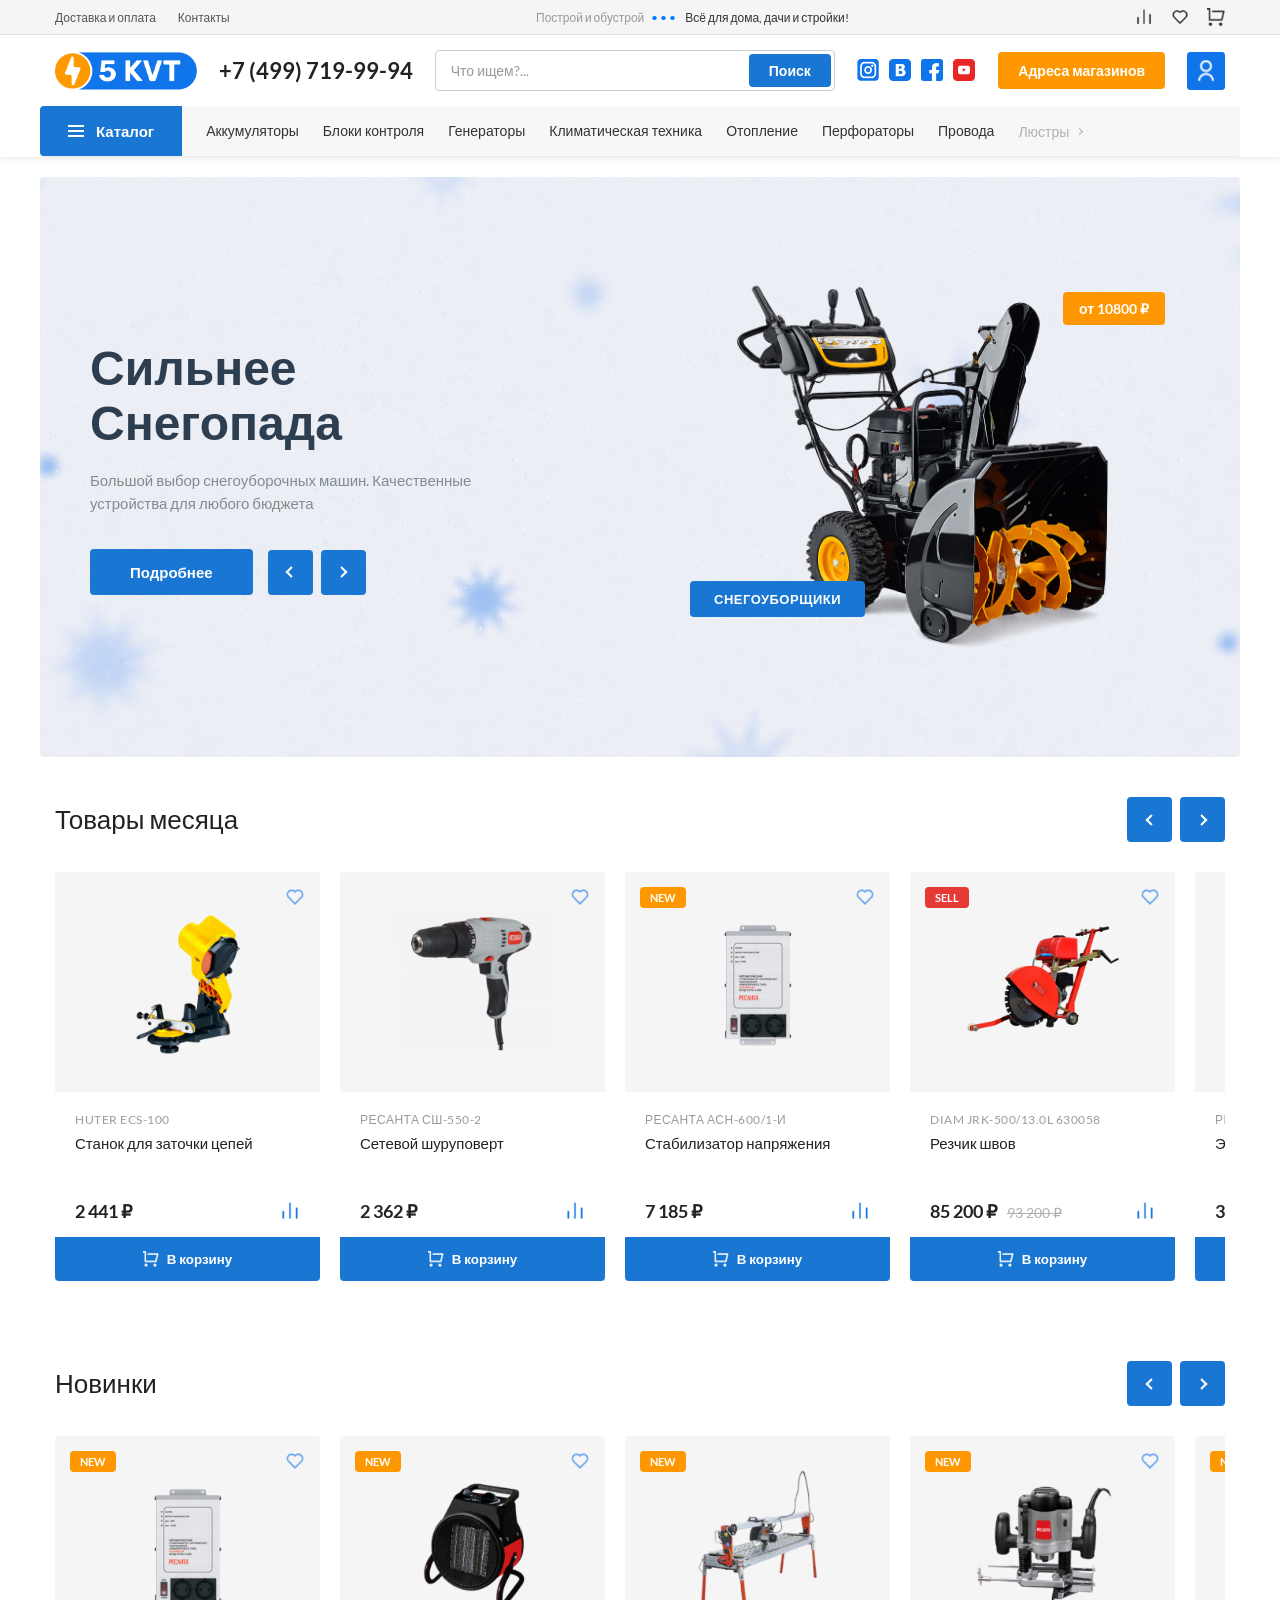
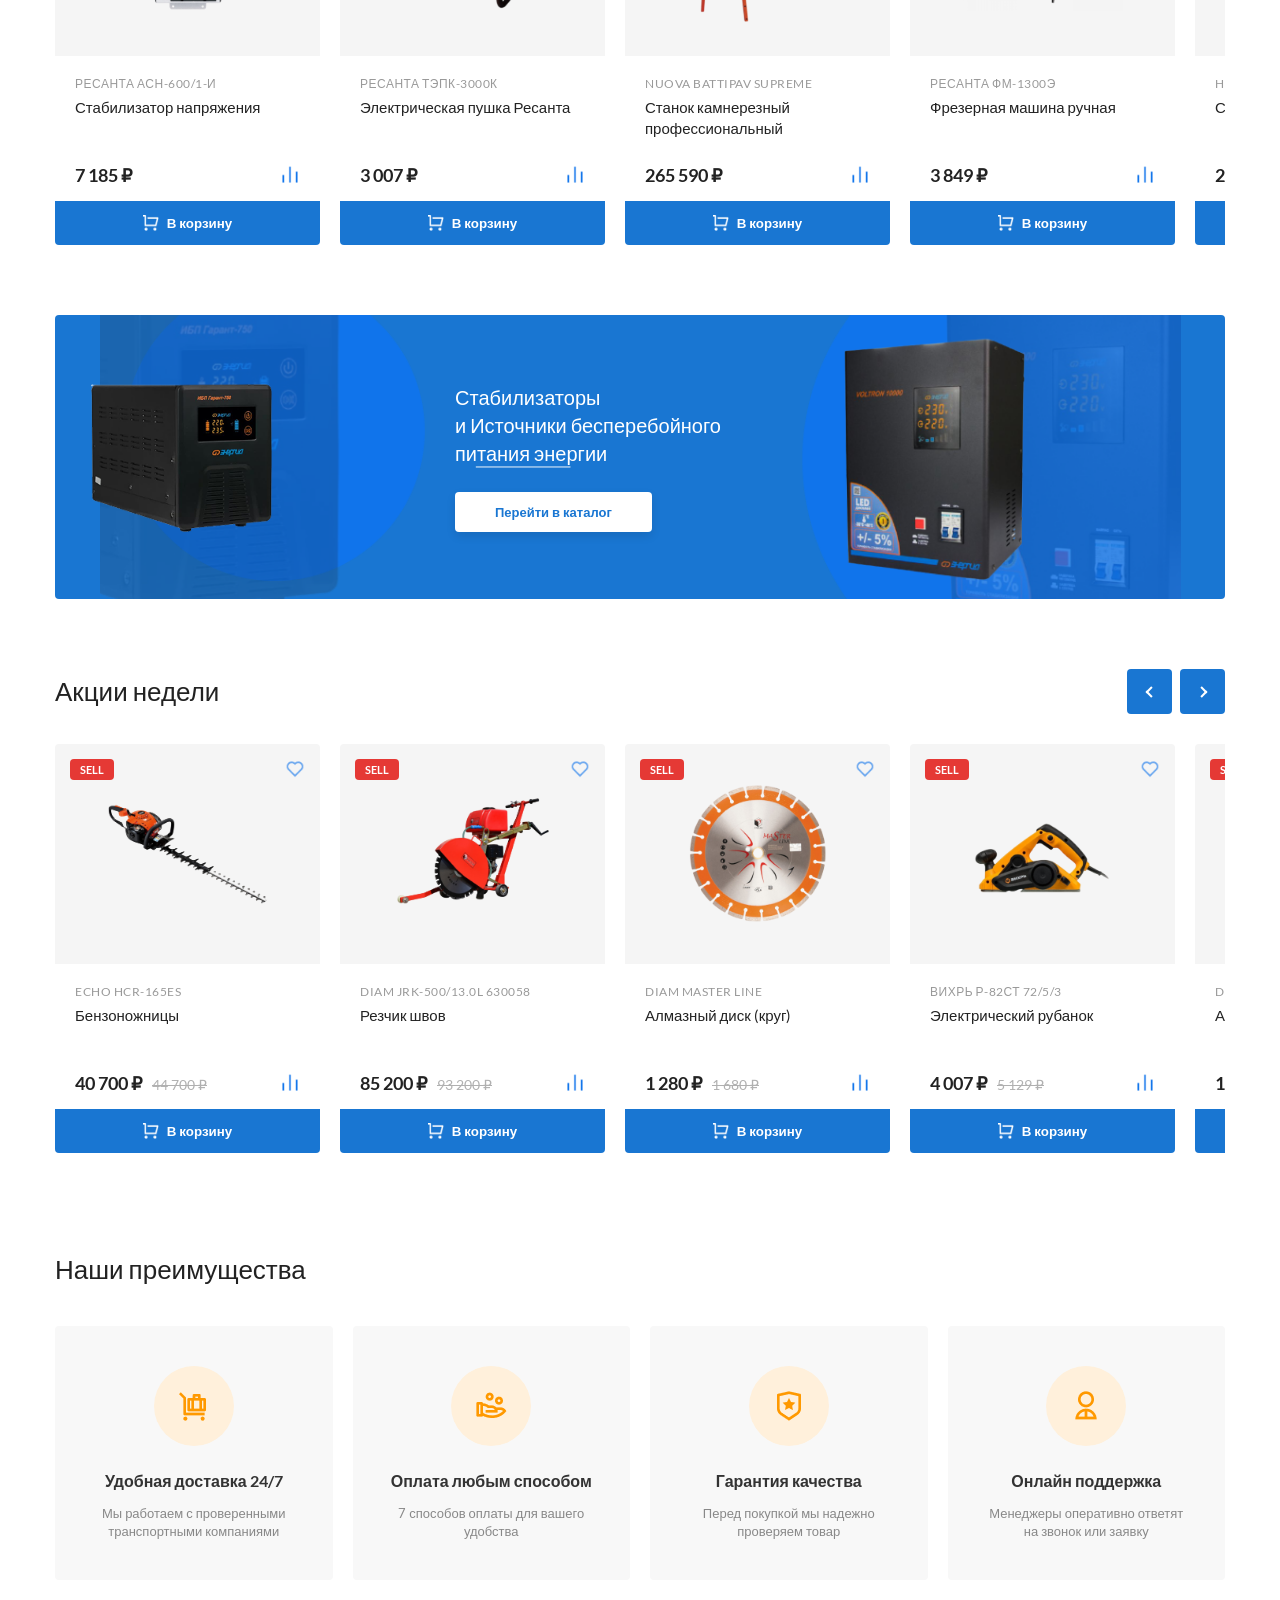
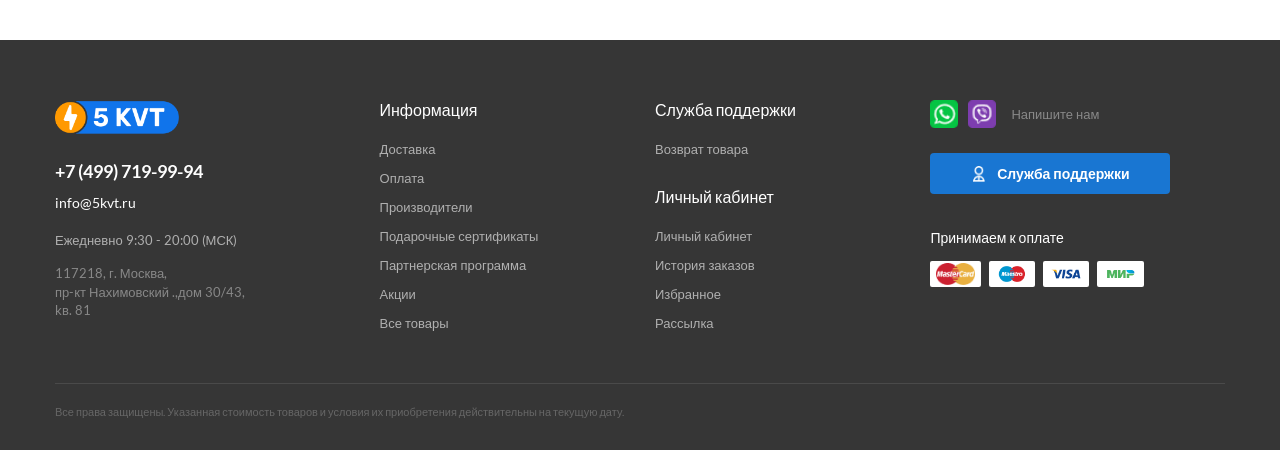
<file: manual.html>
<!DOCTYPE html>
<html lang="ru">
<head>
  <meta name="viewport" content="width=device-width, initial-scale=1.0">
  <meta charset="UTF-8">
  <title>5kvt</title>
  <link class="styles" rel="stylesheet" href="style(1).css">
</head>
<body>
  <header class="header">
    <div class="top-bar">
      <div class="container top-bar__container">
        <nav class="top-nav">
          <a href="#">Доставка и оплата</a>
          <a href="#">Контакты</a>
        </nav>
        <div class="top-slogan">
          <span class="gray-text">Построй и обустрой</span>
          <span class="dots">•••</span>
          <span>Всё для дома, дачи и стройки!</span>
        </div>
        <div class="top-actions">
          <button class="icon-btn" aria-label="Сравнение">
            <img src="icons/bar-chart-line 1.png" alt="Сравнение">
          </button>
          <button class="icon-btn" aria-label="Избранное">
            <img src="icons/heart-line 5.png" alt="Избранное">
          </button>
          <button class="icon-btn" aria-label="Корзина">
            <img src="icons/Vector.png" alt="Корзина">
          </button>
        </div>
      </div>
    </div>

    <div class="main-bar">
      <div class="container main-bar__container">
        <a href="/" class="logo-link">
          <img src="images/5kvt-brand-logo.png" alt="5 KVT" class="site-logo">
        </a>

        <button class="mobile-menu-toggle" id="mobileMenuToggle" aria-label="Открыть меню">
          <span></span>
        </button>

        <a href="tel:+74997199994" class="phone-link">+7 (499) 719-99-94</a>

        <form class="search-form">
          <input type="text" placeholder="Что ищем?..." class="search-input">
          <button type="submit" class="search-btn">Поиск</button>
        </form>

        <div class="socials">
          <a href="#" class="social-icon"><img src="icons/instagram.png" alt="Instagram"></a>
          <a href="#" class="social-icon"><img src="icons/vkontakte.png" alt="VK"></a>
          <a href="#" class="social-icon"><img src="icons/facebook (1) 1.png" alt="Facebook"></a>
          <a href="#" class="social-icon"><img src="icons/movie 1.png" alt="YouTube"></a>
        </div>

        <a href="#" class="btn-addresses">Адреса магазинов</a>

        <a href="#" class="profile-link" aria-label="Личный кабинет">
          <img src="icons/user.png" alt="Профиль" class="profile-logo">
        </a>
      </div>
    </div>

    <div class="menu-bar">
      <div class="container menu-bar__container menu-bar__container--bg">
        <div class="catalog-wrapper">
          <button class="catalog-btn" id="catalogBtn">
            <span class="burger-lines"></span>
            Каталог
          </button>
          
          <div class="catalog-dropdown" id="catalogDropdown">
            <nav class="catalog-categories">
              <div class="catalog-dropdown__header">
                <span class="burger-lines"></span>
                Каталог
              </div>
              <a href="#" class="catalog-dropdown__item active" data-category="accumulators">Аккумуляторы <span class="arrow-right"></span></a>
              <a href="#" class="catalog-dropdown__item" data-category="control-blocks">Блоки контроля <span class="arrow-right"></span></a>
              <a href="#" class="catalog-dropdown__item" data-category="generators">Генераторы <span class="arrow-right"></span></a>
              <a href="#" class="catalog-dropdown__item" data-category="climate">Климатическая техника <span class="arrow-right"></span></a>
              <a href="#" class="catalog-dropdown__item" data-category="heating">Отопление <span class="arrow-right"></span></a>
              <a href="#" class="catalog-dropdown__item" data-category="perforators">Перфораторы <span class="arrow-right"></span></a>
              <a href="#" class="catalog-dropdown__item" data-category="wires">Провода <span class="arrow-right"></span></a>
              <a href="#" class="catalog-dropdown__item" data-category="chandeliers">Люстры <span class="arrow-right"></span></a>
              <a href="#" class="catalog-dropdown__item" data-category="tools">Инструменты <span class="arrow-right"></span></a>
              <a href="#" class="catalog-dropdown__item" data-category="electric">Электрика <span class="arrow-right"></span></a>
            </nav>

            <div class="catalog-subpanel">
              <div class="subpanel-content active" id="cat-accumulators">
                <div class="subpanel-grid">
                  <div class="subpanel-col">
                    <div class="subpanel-group">
                      <a href="#" class="subpanel-title"><span class="toggle-icon">+</span> Автомобильные АКБ</a>
                      <div class="subpanel-nested">
                        <a href="#">Кальциевые (Ca/Ca)</a>
                        <a href="#">Гибридные (Sb/Ca)</a>
                        <a href="#">Гелевые (GEL)</a>
                      </div>
                    </div>
                    <div class="subpanel-group">
                      <a href="#" class="subpanel-title"><span class="toggle-icon">+</span> Промышленные АКБ</a>
                      <div class="subpanel-nested">
                        <a href="#">Для ИБП</a>
                        <a href="#">Для солнечных батарей</a>
                      </div>
                    </div>
                    <div class="subpanel-group"><a href="#" class="subpanel-title"><span class="toggle-icon">+</span> Зарядные устройства</a></div>
                  </div>
                  <div class="subpanel-col">
                    <div class="subpanel-group"><a href="#" class="subpanel-title"><span class="toggle-icon">+</span> Клеммы и провода</a></div>
                    <div class="subpanel-group"><a href="#" class="subpanel-title"><span class="toggle-icon">+</span> Аксессуары</a></div>
                    <div class="subpanel-group"><a href="#" class="subpanel-title"><span class="toggle-icon">+</span> Тестеры батарей</a></div>
                  </div>
                </div>
              </div>

              <div class="subpanel-content" id="cat-control-blocks">
                <div class="subpanel-grid">
                  <div class="subpanel-col">
                    <div class="subpanel-group"><a href="#" class="subpanel-title"><span class="toggle-icon">+</span> Контроллеры напряжения</a></div>
                    <div class="subpanel-group"><a href="#" class="subpanel-title"><span class="toggle-icon">+</span> Модули управления АВР</a></div>
                  </div>
                  <div class="subpanel-col">
                    <div class="subpanel-group"><a href="#" class="subpanel-title"><span class="toggle-icon">+</span> Датчики и реле</a></div>
                  </div>
                </div>
              </div>

              <div class="subpanel-content" id="cat-generators">
                <div class="subpanel-grid">
                  <div class="subpanel-col">
                    <div class="subpanel-group"><a href="#" class="subpanel-title"><span class="toggle-icon">+</span> - Бензиновые генераторы</a></div>
                    <div class="subpanel-group"><a href="#" class="subpanel-title"><span class="toggle-icon">+</span> Дизельные электростанции</a></div>
                  </div>
                  <div class="subpanel-col">
                    <div class="subpanel-group"><a href="#" class="subpanel-title"><span class="toggle-icon">+</span> Инверторные модели</a></div>
                  </div>
                </div>
              </div>

              <div class="subpanel-content" id="cat-climate">
                <div class="subpanel-grid">
                  <div class="subpanel-col">
                    <div class="subpanel-group"><a href="#" class="subpanel-title"><span class="toggle-icon">+</span> Кондиционеры</a></div>
                    <div class="subpanel-group"><a href="#" class="subpanel-title"><span class="toggle-icon">+</span> Обогреватели</a></div>
                  </div>
                  <div class="subpanel-col">
                    <div class="subpanel-group"><a href="#" class="subpanel-title"><span class="toggle-icon">+</span> Очистители воздуха</a></div>
                  </div>
                </div>
              </div>

            </div>
          </div>
        </div>

        <nav class="main-nav">
          <a href="#" class="nav-item">Аккумуляторы</a>
          <a href="#" class="nav-item">Блоки контроля</a>
          <a href="#" class="nav-item">Генераторы</a>
          <a href="#" class="nav-item">Климатическая техника</a>
          <a href="#" class="nav-item">Отопление</a>
          <a href="#" class="nav-item">Перфораторы</a>
          <a href="#" class="nav-item">Провода</a>
          <a href="#" class="nav-item nav-item--muted">
            Люстры
            <span class="nav-arrow"></span>
          </a>
        </nav>
      </div>
    </div>
  </header>

  <section class="hero-banner">
    <div class="container hero-banner__container hero-banner__container--bg">
      <div class="hero-content">
        <h1 class="hero-title">Сильнее<br>Снегопада</h1>
        <p class="hero-description">
          Большой выбор снегоуборочных машин. Качественные устройства для любого бюджета
        </p>
        <div class="hero-controls">
          <a href="#" class="btn-more">Подробнее</a>
          <div class="slider-arrows">
            <button class="arrow-btn arrow-btn--prev" aria-label="Назад"></button>
            <button class="arrow-btn arrow-btn--next" aria-label="Вперед"></button>
          </div>
        </div>
      </div>

      <div class="hero-image-wrapper">
        <img src="images/ChatGPT Image 29 мая 2026 г., 16_03_28(2).png" alt="Снегоуборщик" class="hero-image">
        <div class="badge badge--orange">от 10800 ₽</div>
        <div class="badge badge--blue">СНЕГОУБОРЩИКИ</div>
      </div>
    </div>
  </section>

  <section class="products-section" id="slider-months">
    <div class="container">
      <div class="section-header">
        <h2 class="section-title">Товары месяца</h2>
        <div class="slider-arrows">
          <button class="arrow-btn arrow-btn--prev month-prev" aria-label="Назад"></button>
          <button class="arrow-btn arrow-btn--next month-next" aria-label="Вперед"></button>
        </div>
      </div>
      
      <div class="slider-window">
        <div class="products-grid">
          <article class="product-card">
            <div class="product-card__top">
              <button type="button" class="wishlist-btn" aria-label="В избранное">
                <img src="icons/heart-line 14.png" alt="">
              </button>
              <div class="product-image">
                <img src="images/miter-saw-Photoroom.png" alt="HUTER ECS-100">
              </div>
            </div>
            <div class="product-card__info">
              <span class="product-brand">HUTER ECS-100</span>
              <h3 class="product-name">Станок для заточки цепей</h3>
            </div>
            <div class="product-card__footer-wrap">
              <div class="product-card__footer">
                <div class="product-price">2 441 ₽</div>
                <button class="compare-btn" aria-label="Сравнить">
                  <img src="icons/bar-chart-line 2.png" alt="">
                </button>
              </div>
              <button class="product-cart-btn" type="button" aria-label="В корзину"><img src="icons/Vector3.png" alt="">В корзину</button>
            </div>
          </article>

          <article class="product-card">
            <div class="product-card__top">
              <button type="button" class="wishlist-btn" aria-label="В избранное">
                <img src="icons/heart-line 14.png" alt="">
              </button>
              <div class="product-image">
                <img src="images/cordless-drill-driver.png" alt="РЕСАНТА СШ-550-2">
              </div>
            </div>
            <div class="product-card__info">
              <span class="product-brand">РЕСАНТА СШ-550-2</span>
              <h3 class="product-name">Сетевой шуруповерт</h3>
            </div>
            <div class="product-card__footer-wrap">
              <div class="product-card__footer">
                <div class="product-price">2 362 ₽</div>
                <button class="compare-btn" aria-label="Сравнить">
                  <img src="icons/bar-chart-line 2.png" alt="">
                </button>
              </div>
              <button class="product-cart-btn" type="button" aria-label="В корзину"><img src="icons/Vector3.png" alt="">В корзину</button>
            </div>
          </article>

          <article class="product-card">
            <div class="product-card__top">
              <div class="product-badge product-badge--new">NEW</div>
              <button type="button" class="wishlist-btn" aria-label="В избранное">
                <img src="icons/heart-line 14.png" alt="">
              </button>
              <div class="product-image">
                <img src="images/wall-voltage-stabilizer-Photoroom.png" alt="РЕСАНТА АСН-600/1-И">
              </div>
            </div>
            <div class="product-card__info">
              <span class="product-brand">РЕСАНТА АСН-600/1-И</span>
              <h3 class="product-name">Стабилизатор напряжения</h3>
            </div>
            <div class="product-card__footer-wrap">
              <div class="product-card__footer">
                <div class="product-price">7 185 ₽</div>
                <button class="compare-btn" aria-label="Сравнить">
                  <img src="icons/bar-chart-line 2.png" alt="">
                </button>
              </div>
              <button class="product-cart-btn" type="button" aria-label="В корзину"><img src="icons/Vector3.png" alt="">В корзину</button>
            </div>
          </article>

          <article class="product-card">
            <div class="product-card__top">
              <div class="product-badge product-badge--sell">SELL</div>
              <button type="button" class="wishlist-btn" aria-label="В избранное">
                <img src="icons/heart-line 14.png" alt="">
              </button>
              <div class="product-image">
                <img src="images/floor-saw-cutter-Photoroom.png" alt="DIAM JRK-500/13.0L">
              </div>
            </div>
            <div class="product-card__info">
              <span class="product-brand">DIAM JRK-500/13.0L 630058</span>
              <h3 class="product-name">Резчик швов</h3>
            </div>
            <div class="product-card__footer-wrap">
              <div class="product-card__footer">
                <div class="product-price-block">
                  <span class="product-price">85 200 ₽</span>
                  <span class="product-price--old">93 200 ₽</span>
                </div>
                <button class="compare-btn" aria-label="Сравнить">
                  <img src="icons/bar-chart-line 2.png" alt="">
                </button>
              </div>
              <button class="product-cart-btn" type="button" aria-label="В корзину"><img src="icons/Vector3.png" alt="">В корзину</button>
            </div>
          </article>

          <article class="product-card">
            <div class="product-card__top">
              <button type="button" class="wishlist-btn" aria-label="В избранное">
                <img src="icons/heart-line 14.png" alt="">
              </button>
              <div class="product-image">
                <img src="images/industrial-fan-heater-Photoroom.png" alt="РЕСАНТА ТЭПК-3000К">
              </div>
            </div>
            <div class="product-card__info">
              <span class="product-brand">РЕСАНТА ТЭПК-3000К</span>
              <h3 class="product-name">Электрическая тепловая пушка</h3>
            </div>
            <div class="product-card__footer-wrap">
              <div class="product-card__footer">
                <div class="product-price">3 007 ₽</div>
                <button class="compare-btn" aria-label="Сравнить">
                  <img src="icons/bar-chart-line 2.png" alt="">
                </button>
              </div>
              <button class="product-cart-btn" type="button" aria-label="В корзину"><img src="icons/Vector3.png" alt="">В корзину</button>
            </div>
          </article>

          <article class="product-card">
            <div class="product-card__top">
              <button type="button" class="wishlist-btn" aria-label="В избранное">
                <img src="icons/heart-line 14.png" alt="">
              </button>
              <div class="product-image">
                <img src="images/electric-wood-router.png" alt="РЕСАНТА ФМ-1300Э">
              </div>
            </div>
            <div class="product-card__info">
              <span class="product-brand">РЕСАНТА ФМ-1300Э</span>
              <h3 class="product-name">Фрезерная машина ручная</h3>
            </div>
            <div class="product-card__footer-wrap">
              <div class="product-card__footer">
                <div class="product-price">3 849 ₽</div>
                <button class="compare-btn" aria-label="Сравнить">
                  <img src="icons/bar-chart-line 2.png" alt="">
                </button>
              </div>
              <button class="product-cart-btn" type="button" aria-label="В корзину"><img src="icons/Vector3.png" alt="">В корзину</button>
            </div>
          </article>

          <article class="product-card">
            <div class="product-card__top">
              <div class="product-badge product-badge--sell">SELL</div>
              <button type="button" class="wishlist-btn" aria-label="В избранное">
                <img src="icons/heart-line 14.png" alt="">
              </button>
              <div class="product-image">
                <img src="images/hedge-trimmer-Photoroom.png" alt="ECHO HCR-165ES">
              </div>
            </div>
            <div class="product-card__info">
              <span class="product-brand">ECHO HCR-165ES</span>
              <h3 class="product-name">Бензоножницы профессиональные</h3>
            </div>
            <div class="product-card__footer-wrap">
              <div class="product-card__footer">
                <div class="product-price-block">
                  <span class="product-price">40 700 ₽</span>
                  <span class="product-price--old">44 700 ₽</span>
                </div>
                <button class="compare-btn" aria-label="Сравнить">
                  <img src="icons/bar-chart-line 2.png" alt="">
                </button>
              </div>
              <button class="product-cart-btn" type="button" aria-label="В корзину"><img src="icons/Vector3.png" alt="">В корзину</button>
            </div>
          </article>
        </div>
      </div>
    </div>
  </section>

  <section class="novinki-section" id="slider-news">
    <div class="container">
      <div class="section-header">
        <h2 class="section-title">Новинки</h2>
        <div class="slider-arrows">
          <button class="arrow-btn arrow-btn--prev news-prev" aria-label="Назад"></button>
          <button class="arrow-btn arrow-btn--next news-next" aria-label="Вперед"></button>
        </div>
      </div>

      <div class="slider-window">
        <div class="products-grid">
          <article class="product-card">
            <div class="product-card__top">
              <div class="product-badge product-badge--new">NEW</div>
              <button type="button" class="wishlist-btn" aria-label="В избранное">
                <img src="icons/heart-line 14.png" alt="">
              </button>
              <div class="product-image">
                <img src="images/wall-voltage-stabilizer-Photoroom.png" alt="Стабилизатор напряжения">
              </div>
            </div>
            <div class="product-card__info">
              <span class="product-brand">РЕСАНТА АСН-600/1-И</span>
              <h3 class="product-name">Стабилизатор напряжения</h3>
            </div>
            <div class="product-card__footer-wrap">
              <div class="product-card__footer">
                <div class="product-price">7 185 ₽</div>
                <button class="compare-btn" aria-label="Сравнить">
                  <img src="icons/bar-chart-line 2.png" alt="">
                </button>
              </div>
              <button class="product-cart-btn" type="button" aria-label="В корзину"><img src="icons/Vector3.png" alt="">В корзину</button>
            </div>
          </article>

          <article class="product-card">
            <div class="product-card__top">
              <div class="product-badge product-badge--new">NEW</div>
              <button type="button" class="wishlist-btn" aria-label="В избранное">
                <img src="icons/heart-line 14.png" alt="">
              </button>
              <div class="product-image">
                <img src="images/industrial-fan-heater-Photoroom.png" alt="Электрическая пушка">
              </div>
            </div>
            <div class="product-card__info">
              <span class="product-brand">РЕСАНТА ТЭПК-3000К</span>
              <h3 class="product-name">Электрическая пушка Ресанта</h3>
            </div>
            <div class="product-card__footer-wrap">
              <div class="product-card__footer">
                <div class="product-price">3 007 ₽</div>
                <button class="compare-btn" aria-label="Сравнить">
                  <img src="icons/bar-chart-line 2.png" alt="">
                </button>
              </div>
              <button class="product-cart-btn" type="button" aria-label="В корзину"><img src="icons/Vector3.png" alt="">В корзину</button>
            </div>
          </article>

          <article class="product-card">
            <div class="product-card__top">
              <div class="product-badge product-badge--new">NEW</div>
              <div class="product-image">
                <img src="images/tile-saw-bench-Photoroom.png" alt="Станок камнерезный">
              </div>
            </div>
            <div class="product-card__info">
              <span class="product-brand">NUOVA BATTIPAV SUPREME</span>
              <h3 class="product-name">Станок камнерезный профессиональный</h3>
            </div>
            <div class="product-card__footer-wrap">
              <div class="product-card__footer">
                <div class="product-price">265 590 ₽</div>
                <button class="compare-btn" aria-label="Сравнить">
                  <img src="icons/bar-chart-line 2.png" alt="">
                </button>
              </div>
              <button class="product-cart-btn" type="button" aria-label="В корзину"><img src="icons/Vector3.png" alt="">В корзину</button>
            </div>
          </article>

          <article class="product-card">
            <div class="product-card__top">
              <div class="product-badge product-badge--new">NEW</div>
              <button type="button" class="wishlist-btn" aria-label="В избранное">
                <img src="icons/heart-line 14.png" alt="">
              </button>
              <div class="product-image">
                <img src="images/electric-wood-router.png" alt="Фрезерная машина">
              </div>
            </div>
            <div class="product-card__info">
              <span class="product-brand">РЕСАНТА ФМ-1300Э</span>
              <h3 class="product-name">Фрезерная машина ручная</h3>
            </div>
            <div class="product-card__footer-wrap">
              <div class="product-card__footer">
                <div class="product-price">3 849 ₽</div>
                <button class="compare-btn" aria-label="Сравнить">
                  <img src="icons/bar-chart-line 2.png" alt="">
                </button>
              </div>
              <button class="product-cart-btn" type="button" aria-label="В корзину"><img src="icons/Vector3.png" alt="">В корзину</button>
            </div>
          </article>

          <article class="product-card">
            <div class="product-card__top">
              <div class="product-badge product-badge--new">NEW</div>
              <button type="button" class="wishlist-btn" aria-label="В избранное">
                <img src="icons/heart-line 14.png" alt="">
              </button>
              <div class="product-image">
                <img src="images/miter-saw-Photoroom.png" alt="HUTER ECS-100">
              </div>
            </div>
            <div class="product-card__info">
              <span class="product-brand">HUTER ECS-100</span>
              <h3 class="product-name">Станок для заточки цепей</h3>
            </div>
            <div class="product-card__footer-wrap">
              <div class="product-card__footer">
                <div class="product-price">2 441 ₽</div>
                <button class="compare-btn" aria-label="Сравнить">
                  <img src="icons/bar-chart-line 2.png" alt="">
                </button>
              </div>
              <button class="product-cart-btn" type="button" aria-label="В корзину"><img src="icons/Vector3.png" alt="">В корзину</button>
            </div>
          </article>

          <article class="product-card">
            <div class="product-card__top">
              <div class="product-badge product-badge--new">NEW</div>
              <button type="button" class="wishlist-btn" aria-label="В избранное">
                <img src="icons/heart-line 14.png" alt="">
              </button>
              <div class="product-image">
                <img src="images/cordless-drill-driver.png" alt="РЕСАНТА СШ-550-2">
              </div>
            </div>
            <div class="product-card__info">
              <span class="product-brand">РЕСАНТА СШ-550-2</span>
              <h3 class="product-name">Сетевой шуруповерт</h3>
            </div>
            <div class="product-card__footer-wrap">
              <div class="product-card__footer">
                <div class="product-price">2 362 ₽</div>
                <button class="compare-btn" aria-label="Сравнить">
                  <img src="icons/bar-chart-line 2.png" alt="">
                </button>
              </div>
              <button class="product-cart-btn" type="button" aria-label="В корзину"><img src="icons/Vector3.png" alt="">В корзину</button>
            </div>
          </article>
        </div>
      </div>
    </div>
  </section>

  <section class="promo-banner-section">
    <div class="container">
      <div class="promo-banner">
        <div class="promo-banner__image-left">
          <img src="images/ups-power-station.png" alt="ИБП Гарант">
        </div>
        <div class="promo-banner__content">
          <h2 class="promo-banner__title">
            Стабилизаторы<br>
            и Источники бесперебойного<br>
            питания энергии
          </h2>
          <a href="#" class="promo-banner__btn">Перейти в каталог</a>
        </div>
      </div>
    </div>
  </section>

  <section class="products-section" id="slider-promo">
    <div class="container">
      <div class="section-header">
        <h2 class="section-title">Акции недели</h2>
        <div class="slider-arrows">
          <button class="arrow-btn arrow-btn--prev promo-prev" aria-label="Назад"></button>
          <button class="arrow-btn arrow-btn--next promo-next" aria-label="Вперед"></button>
        </div>
      </div>

      <div class="slider-window">
        <div class="products-grid">
          <article class="product-card">
            <div class="product-card__top">
              <div class="product-badge product-badge--sell">SELL</div>
              <button type="button" class="wishlist-btn" aria-label="В избранное">
                <img src="icons/heart-line 14.png" alt="">
              </button>
              <div class="product-image">
                <img src="images/hedge-trimmer-Photoroom.png" alt="ECHO HCR-165ES">
              </div>
            </div>
            <div class="product-card__info">
              <span class="product-brand">ECHO HCR-165ES</span>
              <h3 class="product-name">Бензоножницы</h3>
            </div>
            <div class="product-card__footer-wrap">
              <div class="product-card__footer">
                <div class="product-price-block">
                  <span class="product-price">40 700 ₽</span>
                  <span class="product-price--old">44 700 ₽</span>
                </div>
                <button class="compare-btn" aria-label="Сравнить">
                  <img src="icons/bar-chart-line 2.png" alt="">
                </button>
              </div>
              <button class="product-cart-btn" type="button" aria-label="В корзину"><img src="icons/Vector3.png" alt="">В корзину</button>
            </div>
          </article>

          <article class="product-card">
            <div class="product-card__top">
              <div class="product-badge product-badge--sell">SELL</div>
              <button type="button" class="wishlist-btn" aria-label="В избранное">
                <img src="icons/heart-line 14.png" alt="">
              </button>
              <div class="product-image">
                <img src="images/floor-saw-cutter-Photoroom.png" alt="DIAM JRK-500/13.0L">
              </div>
            </div>
            <div class="product-card__info">
              <span class="product-brand">DIAM JRK-500/13.0L 630058</span>
              <h3 class="product-name">Резчик швов</h3>
            </div>
            <div class="product-card__footer-wrap">
              <div class="product-card__footer">
                <div class="product-price-block">
                  <span class="product-price">85 200 ₽</span>
                  <span class="product-price--old">93 200 ₽</span>
                </div>
                <button class="compare-btn" aria-label="Сравнить">
                  <img src="icons/bar-chart-line 2.png" alt="">
                </button>
              </div>
              <button class="product-cart-btn" type="button" aria-label="В корзину"><img src="icons/Vector3.png" alt="">В корзину</button>
            </div>
          </article>

          <article class="product-card">
            <div class="product-card__top">
              <div class="product-badge product-badge--sell">SELL</div>
              <button type="button" class="wishlist-btn" aria-label="В избранное">
                <img src="icons/heart-line 14.png" alt="">
              </button>
              <div class="product-image">
                <img src="images/diamond-saw-blade-Photoroom.png" alt="DIAM MASTER LINE">
              </div>
            </div>
            <div class="product-card__info">
              <span class="product-brand">DIAM MASTER LINE</span>
              <h3 class="product-name">Алмазный диск (круг)</h3>
            </div>
            <div class="product-card__footer-wrap">
              <div class="product-card__footer">
                <div class="product-price-block">
                  <span class="product-price">1 280 ₽</span>
                  <span class="product-price--old">1 680 ₽</span>
                </div>
                <button class="compare-btn" aria-label="Сравнить">
                  <img src="icons/bar-chart-line 2.png" alt="">
                </button>
              </div>
              <button class="product-cart-btn" type="button" aria-label="В корзину"><img src="icons/Vector3.png" alt="">В корзину</button>
            </div>
          </article>

          <article class="product-card">
            <div class="product-card__top">
              <div class="product-badge product-badge--sell">SELL</div>
              <button type="button" class="wishlist-btn" aria-label="В избранное">
                <img src="icons/heart-line 14.png" alt="">
              </button>
              <div class="product-image">
                <img src="images/electric-hand-planer-Photoroom.png" alt="ВИХРЬ Р-82СТ">
              </div>
            </div>
            <div class="product-card__info">
              <span class="product-brand">ВИХРЬ Р-82СТ 72/5/3</span>
              <h3 class="product-name">Электрический рубанок</h3>
            </div>
            <div class="product-card__footer-wrap">
              <div class="product-card__footer">
                <div class="product-price-block">
                  <span class="product-price">4 007 ₽</span>
                  <span class="product-price--old">5 129 ₽</span>
                </div>
                <button class="compare-btn" aria-label="Сравнить">
                  <img src="icons/bar-chart-line 2.png" alt="">
                </button>
              </div>
              <button class="product-cart-btn" type="button" aria-label="В корзину"><img src="icons/Vector3.png" alt="">В корзину</button>
            </div>
          </article>

          <article class="product-card">
            <div class="product-card__top">
              <div class="product-badge product-badge--sell">SELL</div>
              <button type="button" class="wishlist-btn" aria-label="В избранное">
                <img src="icons/heart-line 14.png" alt="">
              </button>
              <div class="product-image">
                <img src="images/diamond-saw-blade-Photoroom.png" alt="DIAM MASTER LINE">
              </div>
            </div>
            <div class="product-card__info">
              <span class="product-brand">DIAM MASTER LINE V2</span>
              <h3 class="product-name">Алмажный отрезной круг</h3>
            </div>
            <div class="product-card__footer-wrap">
              <div class="product-card__footer">
                <div class="product-price-block">
                  <span class="product-price">1 150 ₽</span>
                  <span class="product-price--old">1 490 ₽</span>
                </div>
                <button class="compare-btn" aria-label="Сравнить">
                  <img src="icons/bar-chart-line 2.png" alt="">
                </button>
              </div>
              <button class="product-cart-btn" type="button" aria-label="В корзину"><img src="icons/Vector3.png" alt="">В корзину</button>
            </div>
          </article>
        </div>
      </div>
    </div>
  </section>

  <section class="advantages-section">
    <div class="container">
      <h2 class="advantages-title">Наши преимущества</h2>
      <div class="advantages-grid">
        <div class="advantage-card">
          <div class="advantage-card__icon-wrap">
            <img src="icons/luggage-cart-line 1.png" alt="Доставка" class="advantage-card__icon">
          </div>
          <h3 class="advantage-card__title">Удобная доставка 24/7</h3>
          <p class="advantage-card__desc">Мы работаем с проверенными транспортными компаниями</p>
        </div>

        <div class="advantage-card">
          <div class="advantage-card__icon-wrap">
            <img src="icons/hand-coin-line 1.png" alt="Оплата" class="advantage-card__icon">
          </div>
          <h3 class="advantage-card__title">Оплата любым способом</h3>
          <p class="advantage-card__desc">7 способов оплаты для вашего удобства</p>
        </div>

        <div class="advantage-card">
          <div class="advantage-card__icon-wrap">
            <img src="icons/shield-star-line 1.png" alt="Гарантия" class="advantage-card__icon">
          </div>
          <h3 class="advantage-card__title">Гарантия качества</h3>
          <p class="advantage-card__desc">Перед покупкой мы надежно проверяем товар</p>
        </div>

        <div class="advantage-card">
          <div class="advantage-card__icon-wrap">
            <img src="icons/user-2-line 1.png" alt="Поддержка" class="advantage-card__icon">
          </div>
          <h3 class="advantage-card__title">Онлайн поддержка</h3>
          <p class="advantage-card__desc">Менеджеры оперативно ответят на звонок или заявку</p>
        </div>
      </div>
    </div>
  </section>

  <footer class="main-footer">
    <div class="container">
      <div class="footer-grid">
        <div class="footer-col footer-col--contacts">
          <a href="/" class="footer-logo">
            <img src="images/5kvt-brand-logo.png" alt="5 KVT">
          </a>
          <a href="tel:+74997199994" class="footer-phone">+7 (499) 719-99-94</a>
          <a href="mailto:info@5kvt.ru" class="footer-email">info@5kvt.ru</a>
          <p class="footer-text">Ежедневно 9:30 - 20:00 (МСК)</p>
          <p class="footer-text footer-text--address">
            117218, г. Москва,<br>
            пр-кт Нахимовский .,дом 30/43,<br>
            kв. 81
          </p>
        </div>

        <div class="footer-col">
          <h4 class="footer-col__title">Информация</h4>
          <ul class="footer-menu">
            <li><a href="#">Доставка</a></li>
            <li><a href="#">Оплата</a></li>
            <li><a href="#">Производители</a></li>
            <li><a href="#">Подарочные сертификаты</a></li>
            <li><a href="#">Партнерская программа</a></li>
            <li><a href="#">Акции</a></li>
            <li><a href="#">Все товары</a></li>
          </ul>
        </div>

        <div class="footer-col">
          <h4 class="footer-col__title">Служба поддержки</h4>
          <ul class="footer-menu footer-menu--margin">
            <li><a href="#">Возврат товара</a></li>
          </ul>

          <h4 class="footer-col__title">Личный кабинет</h4>
          <ul class="footer-menu">
            <li><a href="#">Личный кабинет</a></li>
            <li><a href="#">История заказов</a></li>
            <li><a href="#">Избранное</a></li>
            <li><a href="#">Рассылка</a></li>
          </ul>
        </div>

        <div class="footer-col footer-col--actions">
          <div class="footer-socials">
            <a href="#" aria-label="WhatsApp"><img src="icons/iconfinder-social-media-applications-23whatsapp-4102606_113811 1.png" alt=""></a>
            <a href="#" aria-label="Telegram"><img src="icons/viber-svgrepo-com 1.png" alt=""></a>
            <span class="footer-socials__text">Напишите нам</span>
          </div>
          
          <a href="#" class="btn-footer-support">
            <img src="icons/futer.png" alt="">
            Служба поддержки
          </a>

          <div class="footer-payments">
            <h5 class="footer-payments__title">Принимаем к оплате</h5>
            <div class="footer-payments__logos">
              <img src="icons/Group 42.png" alt="Mastercard">
              <img src="icons/Group 39.png" alt="Maestro">
              <img src="icons/Group 40.png" alt="Visa">
              <img src="icons/Group 41.png" alt="Мир">
            </div>
          </div>
        </div>
      </div>

      <div class="footer-bottom">
        <p class="footer-copyright">Все права защищены. Указанная стоимость товаров и условия их приобретения действительны на текущую дату.</p>
      </div>
    </div>
  </footer>


  <!-- МОБИЛЬНЫЙ ОВЕРЛЕЙ И ДРОВЕР -->
  <div class="mobile-nav-overlay" id="mobileNavOverlay"></div>
  <div class="mobile-nav-drawer" id="mobileNavDrawer">
    <div class="mobile-nav-drawer__header">
      <span class="mobile-nav-drawer__logo"><span>&#x21AF;</span>5КВТ</span>
      <button class="mobile-nav-drawer__close" id="mobileNavClose" aria-label="Закрыть">&#x00D7;</button>
    </div>
    <div class="mobile-nav-drawer__list" id="mobileNavList">
      <a class="mobile-nav-item" data-sub="accumulators">Аккумуляторы <span class="arrow-right"></span></a>
      <a class="mobile-nav-item" data-sub="control-blocks">Блоки контроля <span class="arrow-right"></span></a>
      <a class="mobile-nav-item" data-sub="generators">Генераторы <span class="arrow-right"></span></a>
      <a class="mobile-nav-item" data-sub="climate">Климатическая техника <span class="arrow-right"></span></a>
      <a class="mobile-nav-item" data-sub="heating">Отопление <span class="arrow-right"></span></a>
      <a class="mobile-nav-item" data-sub="perforators">Перфораторы <span class="arrow-right"></span></a>
      <a class="mobile-nav-item" data-sub="wires">Провода <span class="arrow-right"></span></a>
      <a class="mobile-nav-item" href="#">Люстры</a>
      <a class="mobile-nav-item" href="#">Инструменты</a>
      <a class="mobile-nav-item" href="#">Электрика</a>
    </div>
    <!-- Панель подкатегорий -->
    <div class="mobile-nav-subpanel" id="mobileSubpanel">
      <button class="mobile-nav-subpanel__back" id="mobileSubBack">Назад</button>
      <div class="mobile-nav-subpanel__items" id="mobileSubItems"></div>
    </div>
  </div>

  <script src="script(1).js"></script>
</body>
</html>
</file>
<file: style(2).css>
/* --- 0. ШРИФТ LATO --- */
@font-face {
  font-family: 'Lato';
  src: url('font/Lato-Regular.ttf') format('truetype');
  font-weight: 400;
  font-style: normal;
  font-display: swap;
}
@font-face {
  font-family: 'Lato';
  src: url('font/Lato-Bold.ttf') format('truetype');
  font-weight: 700;
  font-style: normal;
  font-display: swap;
}

/* --- STICKY HEADER --- */
.header {
  position: sticky;
  top: 0;
  z-index: 900;
  background-color: #fff;
  box-shadow: 0 2px 8px rgba(0,0,0,0.08);
}

/* --- 1. БАЗОВЫЕ СБРОСЫ И СТИЛИ --- */
*, *::before, *::after {
  box-sizing: border-box;
}

body {
  font-family: 'Lato', Arial, sans-serif;
  font-size: 14px;
  font-weight: 400;
  color: #333;
  background-color: #fff;
  -webkit-font-smoothing: antialiased;
  -moz-osx-font-smoothing: grayscale;
}

a {
  text-decoration: none;
  color: inherit;
}

button, input {
  font-family: inherit;
  border: none;
  background: none;
  outline: none;
}

img {
  display: block;
  max-width: 100%;
  height: auto;
}

.container {
  max-width: 1200px !important;
}

.hover-opacity { 
  transition: opacity 0.2s; 
  cursor: pointer; 
}
.hover-opacity:hover { opacity: 0.7; }

/* --- 2. ТОП БАР --- */
.top-bar {
  background-color: #f5f5f5;
  border-bottom: 1px solid #e0e0e0;
  padding: 8px 0;
  font-size: 12px;
}

.top-nav a { margin-right: 20px; color: #555; }
.top-nav a:hover { color: #007bff; }
.top-slogan .gray-text { color: #999; }
.top-slogan .dots { color: #007bff; margin: 0 5px; letter-spacing: 2px; }
.top-actions .icon-btn { width: 18px; height: 18px; cursor: pointer; transition: opacity 0.2s; padding: 0; }
.top-actions .icon-btn:hover { opacity: 0.7; }

/* --- 3. ОСНОВНАЯ ПАНЕЛЬ --- */
.main-bar { border-bottom: 1px solid #f0f0f0; }
.logo-link, .profile-link { flex-shrink: 0; }
.site-logo { height: 40px; }
.phone-link { font-size: 22px; font-weight: 700; color: #222; white-space: nowrap; }

.search-form {
  display: flex;
  align-items: center;
  width: 100%;
  border: 1px solid #ccc;
  border-radius: 4px;
  padding: 3px;
}

.search-input { width: 100%; padding: 6px 12px; font-size: 14px; color: #333; font-weight: 400; border: none; outline: none; background: none; }
.search-input::placeholder { color: #999; }

.search-btn {
  background-color: #1976d2;
  color: #fff;
  padding: 8px 20px;
  font-size: 14px;
  font-weight: 700;
  border-radius: 4px;
  cursor: pointer;
  white-space: nowrap;
  transition: background-color 0.2s;
  border: none;
}
.search-btn:hover { background-color: #1565c0; }

.social-icon { width: 24px; height: 24px; transition: transform 0.2s; }
.social-icon:hover { transform: scale(1.1); }

.btn-addresses {
  background-color: #ff9800;
  color: #fff;
  padding: 10px 20px;
  border-radius: 4px;
  font-weight: 700;
  white-space: nowrap;
  display: inline-block;
  cursor: pointer;
}
.btn-addresses:hover { background-color: #e68a00; color: #fff; }
.profile-link { transition: opacity 0.2s; cursor: pointer; }
.profile-link:hover { opacity: 0.7; }
.profile-logo { width: 38px; height: 38px; }

/* --- 4. NAVBAR С BOOTSTRAP --- */
/* ВИДЖЕТ №1: Bootstrap Navbar */
.menu-bar {
  background: transparent;
}

.menu-bar__container--bg {
  background-color: #f7f7f7;
  border-bottom: 1px solid #eaeaea;
  border-radius: 4px;
  align-items: stretch;
}

/* ВИДЖЕТ №4: Scrollspy — подсветка активных пунктов меню */
/* Переопределяем стандартные Bootstrap scrollspy стили под наш дизайн */
.nav-item.active {
  color: #1976d2 !important;
}
.nav-item.active::after {
  width: 100% !important;
}

/* ВИДЖЕТ №1: Гамбургер Bootstrap */
.navbar-toggler {
  background: none;
  border: none;
  padding: 6px 10px;
}
.navbar-toggler:focus {
  box-shadow: none;
}
.navbar-toggler-icon {
  background-image: url("data:image/svg+xml,%3csvg xmlns='http://www.w3.org/2000/svg' viewBox='0 0 30 30'%3e%3cpath stroke='rgba%280%2C0%2C0%2C0.55%29' stroke-linecap='round' stroke-miterlimit='10' stroke-width='2' d='M4 7h22M4 15h22M4 23h22'/%3e%3c/svg%3e");
}

/* Мобильное меню при раскрытии */
@media (max-width: 991.98px) {
  .navbar-collapse {
    background-color: #f7f7f7;
    padding: 10px 16px;
    border-top: 1px solid #eaeaea;
  }
  .main-nav {
    flex-direction: column;
    align-items: flex-start;
    gap: 8px;
    padding: 0;
    overflow-x: visible;
    white-space: normal;
  }
  .main-nav .nav-item,
  .main-nav .dropdown > .nav-item {
    padding: 8px 0;
    display: block;
  }
}

/* ВИДЖЕТ №2: Bootstrap Dropdown внутри nav */
.dropdown-menu {
  border: none;
  box-shadow: 0 6px 18px rgba(0,0,0,0.12);
  border-radius: 4px;
  font-size: 14px;
}
.dropdown-item {
  padding: 10px 20px;
  color: #333;
  transition: background-color 0.2s, color 0.2s;
}
.dropdown-item:hover {
  background-color: #e3f0ff;
  color: #1976d2;
}
.dropdown-toggle::after {
  display: none; /* убираем дефолтную стрелку Bootstrap, у нас своя */
}

/* Обертка для каталога */
.catalog-wrapper {
  position: relative;
}

.catalog-btn {
  background-color: #1976d2;
  color: #fff;
  padding: 16px 28px;
  font-size: 15px;
  font-weight: 700;
  display: flex;
  align-items: center;
  gap: 12px;
  cursor: pointer;
  border-radius: 4px 0 0 4px;
  border: none;
  transition: background-color 0.2s, transform 0.2s, box-shadow 0.2s;
  height: 100%;
}
.catalog-btn:hover { background-color: #1565c0; }

.burger-lines, .burger-lines::before, .burger-lines::after {
  display: inline-block;
  width: 16px;
  height: 2px;
  background-color: #fff;
}
.burger-lines { position: relative; flex-shrink: 0; transition: background-color 0.25s; }
.burger-lines::before, .burger-lines::after { content: ""; position: absolute; left: 0; transition: transform 0.25s, top 0.25s; }
.burger-lines::before { top: -5px; }
.burger-lines::after { top: 5px; }

.main-nav {
  display: flex;
  align-items: center;
  gap: 24px;
  padding: 16px 20px 16px 24px;
  overflow-x: auto;
  white-space: nowrap;
  scrollbar-width: none;
}
.main-nav::-webkit-scrollbar { display: none; }

.nav-item { color: #333; font-weight: 400; transition: color 0.2s; position: relative; }
.nav-item:hover { color: #1976d2; }
.nav-item--muted { color: #b0b0b0; display: inline-flex; align-items: center; gap: 6px; }
.nav-item--muted:hover { color: #888; }

.nav-arrow {
  display: inline-block;
  width: 5px;
  height: 5px;
  border-top: 1.5px solid #b0b0b0;
  border-right: 1.5px solid #b0b0b0;
  transform: rotate(45deg);
  margin-left: 2px;
}

/* --- 4.1 СТИЛИЗОВАННОЕ ВЕРТИКАЛЬНОЕ МЕНЮ-КАТАЛОГ --- */
.catalog-dropdown {
  display: none;
  position: absolute;
  top: 100%;
  left: 0;
  width: 900px;
  background-color: #1976d2;
  z-index: 1000;
  box-shadow: 0 6px 18px rgba(0, 0, 0, 0.15);
  border-radius: 0 0 4px 4px;
}
.catalog-dropdown.open { display: flex; }

.catalog-categories {
  width: 280px;
  flex-shrink: 0;
  border-right: 1px solid rgba(255, 255, 255, 0.15);
}

.catalog-dropdown__header {
  padding: 16px 24px;
  color: #fff;
  font-size: 15px;
  font-weight: 700;
  display: flex;
  align-items: center;
  gap: 12px;
  border-bottom: 1px solid rgba(255, 255, 255, 0.25);
  background-color: #1565c0;
}

.catalog-dropdown__item {
  display: flex;
  justify-content: space-between;
  align-items: center;
  padding: 14px 24px;
  color: #ffffff;
  font-size: 14px;
  font-weight: 400;
  text-decoration: none;
  border-bottom: 1px solid rgba(255, 255, 255, 0.15);
  transition: background-color 0.2s ease;
}
.catalog-dropdown__item:last-child { border-bottom: none; }
.catalog-dropdown__item:hover,
.catalog-dropdown__item.active { background-color: #1565c0; }

.arrow-right {
  display: inline-block;
  width: 6px;
  height: 6px;
  border-top: 2px solid #ffffff;
  border-right: 2px solid #ffffff;
  transform: rotate(45deg);
  opacity: 0.8;
}

.catalog-subpanel {
  flex-grow: 1;
  background-color: #1976d2;
  padding: 24px;
  max-height: 550px;
  overflow-y: auto;
  border-radius: 0 0 4px 0;
}
.catalog-subpanel::-webkit-scrollbar { width: 6px; }
.catalog-subpanel::-webkit-scrollbar-thumb { background-color: rgba(0, 0, 0, 0.3); border-radius: 4px; }

.subpanel-content { display: none; }
.subpanel-content.active { display: block; }

.subpanel-grid {
  display: grid;
  grid-template-columns: repeat(2, 1fr);
  gap: 24px;
}
.subpanel-col { display: flex; flex-direction: column; gap: 16px; }
.subpanel-group { display: flex; flex-direction: column; gap: 8px; }
.subpanel-title {
  color: #ffffff;
  font-size: 15px;
  font-weight: 400;
  display: inline-flex;
  align-items: center;
  gap: 10px;
  text-decoration: none;
}
.subpanel-title:hover { text-decoration: underline; }
.toggle-icon {
  display: inline-flex;
  align-items: center;
  justify-content: center;
  width: 18px;
  height: 18px;
  background-color: #222222;
  color: #fff;
  font-size: 12px;
  font-weight: 700;
  border-radius: 3px;
}
.subpanel-nested { display: flex; flex-direction: column; gap: 8px; padding-left: 28px; }
.subpanel-nested a { color: rgba(255, 255, 255, 0.8); font-size: 13px; text-decoration: none; }
.subpanel-nested a:hover { color: #ffffff; text-decoration: underline; }

@media (max-width: 920px) {
  .catalog-dropdown { width: 100vw; max-width: calc(100vw - 20px); flex-direction: column; }
  .catalog-categories { width: 100%; border-right: none; }
  .catalog-subpanel { display: none; }
}

/* --- 5. КАРУСЕЛЬ БАННЕР (Bootstrap Carousel) --- */
/* ВИДЖЕТ №12: Carousel */
.hero-banner { margin-top: 20px; }

#heroCarousel {
  border-radius: 4px;
  overflow: hidden;
}

.carousel-item > .row,
.carousel-item > div.row {
  background: url('images/ChatGPT Image 29 мая 2026 г., 15_53_54.png') no-repeat center/cover;
  border-radius: 4px;
  overflow: hidden;
  width: 100%;
  min-height: 300px;
}

.carousel-control-prev,
.carousel-control-next {
  width: 50px;
  opacity: 1;
}

.hero-content { max-width: 450px; z-index: 2; }
.hero-title { font-size: 48px; font-weight: 700; line-height: 1.15; color: #2c3e50; margin-bottom: 20px; }
.hero-description { font-size: 15px; line-height: 1.5; color: #7f8c8d; margin-bottom: 35px; font-weight: 400; }

.btn-more {
  background-color: #1976d2;
  color: #fff;
  padding: 14px 40px;
  font-size: 15px;
  font-weight: 700;
  border-radius: 4px;
  transition: background-color 0.2s;
  display: inline-block;
}
.btn-more:hover { background-color: #1565c0; color: #fff; }

.slider-arrows { display: flex; gap: 8px; }
.arrow-btn {
  background-color: #1976d2;
  width: 45px;
  height: 45px;
  border-radius: 4px;
  position: relative;
  cursor: pointer;
  border: none;
  flex-shrink: 0;
  display: block;
}
.arrow-btn:hover { background-color: #1565c0; }
.arrow-btn::before {
  content: ""; position: absolute; top: 50%; left: 50%; width: 6px; height: 6px;
  border-top: 2px solid #fff; border-left: 2px solid #fff;
}
.arrow-btn--prev::before { transform: translate(-35%, -50%) rotate(-45deg); }
.arrow-btn--next::before { transform: translate(-65%, -50%) rotate(135deg); }

.hero-image-wrapper { position: relative; display: flex; justify-content: center; align-items: center; }
.hero-image { width: 100%; object-fit: contain; z-index: 1; }

.badge { position: absolute; font-weight: 700; border-radius: 4px; z-index: 3; white-space: nowrap; color: #fff; }
.badge--orange { background-color: #ff9800; font-size: 14px; padding: 8px 16px; top: 15%; right: 5%; }
.badge--blue { background-color: #1976d2; font-size: 13px; letter-spacing: 0.5px; padding: 10px 24px; bottom: 20%; left: 0; }

/* --- 6. СЕКЦИИ С ТОВАРАМИ И СЛАЙДЕР --- */
.section-title { font-size: 26px; font-weight: 400; color: #222; }

.slider-window {
  width: 100%;
  overflow: hidden;
  position: relative;
  display: block;
}

.products-grid { 
  display: flex !important;
  flex-direction: row !important;
  flex-wrap: nowrap !important;
  justify-content: flex-start !important;
  gap: 20px; 
  width: max-content !important;
  transition: transform .3s ease;
}

.product-card {
  background-color: #ffffff;
  border-radius: 4px;
  display: flex;
  flex-direction: column;
  position: relative;
  transition: transform .3s ease, box-shadow .3s ease;
  flex: 0 0 265px !important;
  max-width: 265px !important;
}
.product-card:hover { transform: translateY(-8px); box-shadow: 0 15px 35px rgba(0,0,0,.12); }
.product-card:hover .product-image img { transform: scale(1.08); }

.product-card__top {
  position: relative;
  background-color: #f5f5f5;
  padding: 20px;
  height: 220px;
  display: flex;
  align-items: center;
  justify-content: center;
  border-radius: 4px 4px 0 0;
}

.product-card__info { padding: 20px 20px 10px; display: flex; flex-direction: column; flex-grow: 1; background-color: #ffffff; }
.product-card__footer { padding: 0 20px 15px; display: flex; justify-content: space-between; align-items: center; background-color: #ffffff; }
.product-image img { max-height: 160px; width: auto; object-fit: contain; margin: 0 auto; transition: transform .35s ease; }

.wishlist-btn { 
  position: absolute; top: 15px; right: 15px; width: 20px; height: 20px; opacity: 0.6; z-index: 5; cursor: pointer; 
  background: none; border: none; padding: 0; display: flex; align-items: center; justify-content: center; transition: transform 0.2s, opacity 0.2s; 
}
.wishlist-btn:hover { opacity: 1; transform: scale(1.15); }
.wishlist-btn:hover img { filter: brightness(0) saturate(100%) invert(28%) sepia(98%) saturate(6240%) hue-rotate(344deg) brightness(97%) contrast(95%); }
.wishlist-btn img { width: 100%; height: 100%; object-fit: contain; pointer-events: none; }

.product-badge { position: absolute; top: 15px; left: 15px; font-size: 11px; font-weight: 700; color: #fff; padding: 4px 10px; border-radius: 4px; z-index: 2; }
.product-badge--new { background-color: #ff9800; }
.product-badge--sell { background-color: #e53935; }

.product-brand { font-size: 12px; color: #999; text-transform: uppercase; margin-bottom: 6px; letter-spacing: 0.5px; font-weight: 400; }
.product-name { font-size: 15px; color: #222; font-weight: 400; line-height: 1.4; margin-bottom: 15px; display: -webkit-box; -webkit-line-clamp: 2; -webkit-box-orient: vertical; overflow: hidden; height: 42px; }

.product-card__footer-wrap { display: flex; flex-direction: column; margin-top: auto; width: 100%; }
.product-price-block { display: flex; align-items: baseline; gap: 10px; }
.product-price { font-size: 18px; font-weight: 700; color: #222; }
.product-price--old { font-size: 14px; color: #b0b0b0; text-decoration: line-through; font-weight: 400; }

/* ВИДЖЕТ №8: Popover — стили кнопки сравнения */
.compare-btn { width: 20px; height: 20px; display: flex; align-items: center; justify-content: center; transition: opacity 0.2s; cursor: pointer; border: none; background: none; padding: 0; }
.compare-btn:hover { transform: scale(1.1); background: #f4f7ff; }
.compare-btn img { width: 100%; height: 100%; object-fit: contain; }

/* Кастомизация Bootstrap Popover */
.popover {
  font-family: 'Lato', Arial, sans-serif;
  font-size: 13px;
  border: none;
  box-shadow: 0 4px 16px rgba(0,0,0,0.12);
  border-radius: 4px;
}
.popover-header {
  background-color: #1976d2;
  color: #fff;
  font-weight: 700;
  border-radius: 4px 4px 0 0;
  font-size: 13px;
}

.product-cart-btn {
  display: flex; align-items: center; justify-content: center; height: 44px; width: 100%; background-color: #1976d2; color: #fff; font-weight: 700; border-radius: 0 0 4px 4px; cursor: pointer; transition: background-color 0.2s; border: none;
}
.product-cart-btn:hover { transform: translateY(-2px); box-shadow: 0 0 15px rgba(29,109,240,.3), 0 0 30px rgba(29,109,240,.2); }
.product-cart-btn:active { transform: scale(.97); }
.product-cart-btn img { width: 16px; margin-right: 8px; display: inline-block; vertical-align: middle; }

/* --- 7. ПРОМО-БАННЕР --- */
.promo-banner {
  background: #1976d2 url('icons/Frame 9.png') no-repeat center/contain; width: 100%; aspect-ratio: 1170 / 284; border-radius: 4px; display: flex; align-items: center; padding: 0 40px; position: relative; overflow: hidden;
}
.promo-banner__image-left { position: absolute; left: 20px; top: 50%; transform: translateY(-50%); height: 100%; display: flex; align-items: center; pointer-events: none; z-index: 2; }
.promo-banner__image-left img { max-height: 75%; width: auto; object-fit: contain; }
.promo-banner__content { max-width: 420px; display: flex; flex-direction: column; align-items: flex-start; margin: 0 auto 0 360px; position: relative; z-index: 3; }
.promo-banner__title { font-size: 20px; line-height: 1.4; color: #fff; margin-bottom: 25px; font-weight: 400; }
.promo-banner__btn { background-color: #fff; color: #1976d2; padding: 12px 40px; font-size: 13px; font-weight: 700; border-radius: 4px; transition: background-color 0.2s, transform 0.2s; box-shadow: 0 4px 10px rgba(0, 0, 0, 0.1); display: inline-block; }
.promo-banner__btn:hover { background-color: #f5f5f5; transform: translateY(-2px); box-shadow: 0 8px 20px rgba(0,0,0,.15); color: #1976d2; }

/* --- 8. НАШИ ПРЕИМУЩЕСТВА --- */
.advantages-title { font-size: 26px; font-weight: 400; color: #222; }
.advantage-card { background-color: #f8f8f8; border-radius: 4px; padding: 40px 20px; display: flex; flex-direction: column; align-items: center; text-align: center; transition: all .3s ease; }
.advantage-card:hover { transform: translateY(-6px); box-shadow: 0 12px 30px rgba(0,0,0,.08); }
.advantage-card:hover .advantage-card__icon { transform: rotate(8deg) scale(1.1); }
.advantage-card__icon-wrap { width: 80px; height: 80px; background-color: #fff0db; border-radius: 50%; margin-bottom: 25px; display: flex; align-items: center; justify-content: center; }
.advantage-card__icon { width: 32px; height: 32px; object-fit: contain; transition: all .3s ease; }
.advantage-card__title { font-size: 16px; font-weight: 700; color: #333; margin-bottom: 12px; line-height: 1.3; }
.advantage-card__desc { font-size: 13px; color: #888; line-height: 1.4; max-width: 200px; font-weight: 400; }

/* ВИДЖЕТ №13: Progress Bar — кастомизация */
.progress {
  background-color: #e9ecef;
  border-radius: 4px;
}

/* --- 9. ACCORDION FAQ --- */
/* ВИДЖЕТ №9: Accordion */
.accordion-button:not(.collapsed) {
  background-color: #e3f0ff;
  color: #1976d2;
  box-shadow: none;
}
.accordion-button:focus {
  box-shadow: none;
  border-color: #1976d2;
}
.accordion-button::after {
  filter: none;
}
.accordion-button:not(.collapsed)::after {
  filter: invert(29%) sepia(90%) saturate(1000%) hue-rotate(190deg);
}

/* ВИДЖЕТ №10: Collapse — «Читать далее» */
#readMoreLink[aria-expanded="true"]::after {
  content: " ▲";
}
#readMoreLink[aria-expanded="false"]::after {
  content: "";
}

/* --- 10. ПОДВАЛ САЙТА --- */
.main-footer { background-color: #363636; color: #b0b0b0; padding: 60px 0 30px; }
.footer-col { height: 100%; }
.footer-logo { display: inline-block; }
.footer-logo img { height: 35px; object-fit: contain; }
.footer-phone { font-size: 18px; font-weight: 700; color: #fff; white-space: nowrap; transition: color 0.2s; display: inline-block; }
.footer-phone:hover { color: #1d6df0; }
.footer-email { font-size: 14px; color: #fff; font-weight: 400; transition: color 0.2s; display: inline-block; }
.footer-email:hover { color: #1d6df0; }
.footer-text { font-size: 13px; line-height: 1.4; margin-bottom: 15px; font-weight: 400; }
.footer-text--address { color: #888; margin-bottom: 0; }
.footer-col__title { color: #fff; font-size: 16px; margin-bottom: 20px; font-weight: 400; }
.footer-menu { list-style: none; }
.footer-menu li { margin-bottom: 12px; }
.footer-menu a { font-size: 13px; color: #b0b0b0; transition: color 0.2s; font-weight: 400; }
.footer-menu a:hover { color: #1d6df0; }
.footer-menu--margin { margin-bottom: 30px; }
.footer-socials a { transition: transform 0.2s; }
.footer-socials a:hover { transform: translateY(-3px) scale(1.15); }
.footer-socials img { width: 28px; height: 28px; }
.footer-socials__text { font-size: 13px; color: #888; font-weight: 400; }

.btn-footer-support {
  background-color: #1976d2; color: #fff; font-size: 14px; padding: 12px 24px; border-radius: 4px; display: inline-flex; align-items: center; justify-content: center; gap: 10px; width: 100%; max-width: 240px; transition: background-color 0.2s; cursor: pointer; font-weight: 700;
}
.btn-footer-support:hover { background-color: #1565c0; color: #fff; }
.btn-footer-support img { width: 16px; height: 16px; object-fit: contain; }
.footer-payments__title { color: #fff; font-size: 14px; margin-bottom: 15px; font-weight: 400; }
.footer-payments__logos img { height: 26px; width: auto; object-fit: contain; background-color: #fff; padding: 2px 6px; border-radius: 2px; }
.footer-copyright { font-size: 11px; color: #666; line-height: 1.4; font-weight: 400; }

/* ВИДЖЕТ №6: Toast — кастомизация */
.toast {
  min-width: 280px;
  border-radius: 4px;
  overflow: hidden;
}

/* ВИДЖЕТ №3: Offcanvas корзина */
.offcanvas-header {
  padding: 16px 20px;
}
.offcanvas-body {
  padding: 20px;
}
.cart-item {
  display: flex;
  justify-content: space-between;
  align-items: center;
  padding: 10px 0;
  border-bottom: 1px solid #f0f0f0;
  font-size: 13px;
}
.cart-item__remove {
  color: #e53935;
  cursor: pointer;
  background: none;
  border: none;
  font-size: 16px;
  line-height: 1;
  padding: 0 4px;
}

/* ВИДЖЕТ №5: Modal */
.modal-header {
  border-bottom: none;
}
.modal-content {
  border-radius: 4px;
  border: none;
  box-shadow: 0 10px 40px rgba(0,0,0,0.2);
}
.form-control:focus {
  border-color: #1976d2;
  box-shadow: 0 0 0 0.2rem rgba(25,118,210,0.15);
}

/* Анимация превращения линий кнопки в крестик при открытом меню */
.catalog-btn--active .burger-lines { background-color: transparent; }
.catalog-btn--active .burger-lines::before { top: 0; transform: rotate(45deg); }
.catalog-btn--active .burger-lines::after { top: 0; transform: rotate(-45deg); }

/* Анимация подчеркивания для основной навигации */
.nav-item::after { content: ''; display: block; width: 0; height: 2px; background: #1d6df0; transition: .3s; }
.nav-item:hover::after { width: 100%; }

/* Логотип ховер */
.logo-link:hover .site-logo { transform: scale(1.04); }
.site-logo { transition: transform .3s ease; }

/* ==========================================================
   АДАПТИВНОСТЬ ДЛЯ МОБИЛЬНЫХ (до 576px — Bootstrap xs/sm)
   ========================================================== */

/* ==========================================================
   МОБИЛЬНЫЙ БУРГЕР-ДРОВЕР (Bootstrap версия)
   ========================================================== */

/* Оверлей затемнения */
.mobile-nav-overlay {
  display: none;
  position: fixed;
  inset: 0;
  background: rgba(0,0,0,0.45);
  z-index: 1100;
}
.mobile-nav-overlay.open {
  display: block;
}

/* Дровер */
.mobile-nav-drawer {
  position: fixed;
  top: 0;
  left: 0;
  width: 300px;
  max-width: 90vw;
  height: 100%;
  background: #1976d2;
  z-index: 1200;
  transform: translateX(-100%);
  transition: transform 0.3s ease;
  display: flex;
  flex-direction: column;
  overflow: hidden;
}
.mobile-nav-drawer.open {
  transform: translateX(0);
}
.mobile-nav-drawer__header {
  display: flex;
  align-items: center;
  justify-content: space-between;
  padding: 16px 20px;
  background: #1565c0;
  flex-shrink: 0;
}
.mobile-nav-drawer__logo {
  color: #fff;
  font-size: 20px;
  font-weight: 700;
  letter-spacing: -0.5px;
}
.mobile-nav-drawer__logo span { color: #ff9800; }
.mobile-nav-drawer__close {
  width: 32px;
  height: 32px;
  background: none;
  border: none;
  color: #fff;
  font-size: 22px;
  cursor: pointer;
  display: flex;
  align-items: center;
  justify-content: center;
  opacity: 0.85;
}
.mobile-nav-drawer__close:hover { opacity: 1; }

.mobile-nav-drawer__list {
  flex: 1;
  overflow-y: auto;
  padding: 8px 0;
}
.mobile-nav-drawer__list::-webkit-scrollbar { width: 4px; }
.mobile-nav-drawer__list::-webkit-scrollbar-thumb { background: rgba(255,255,255,0.3); border-radius: 4px; }

.mobile-nav-item {
  display: flex;
  align-items: center;
  justify-content: space-between;
  padding: 15px 20px;
  color: #fff;
  font-size: 15px;
  font-weight: 400;
  border-bottom: 1px solid rgba(255,255,255,0.12);
  cursor: pointer;
  text-decoration: none;
  transition: background 0.15s;
}
.mobile-nav-item:hover { background: rgba(255,255,255,0.1); }
.mobile-nav-item .arrow-right { opacity: 0.7; }

/* Подпанель подкатегорий */
.mobile-nav-subpanel {
  position: absolute;
  top: 0; left: 0;
  width: 100%; height: 100%;
  background: #1976d2;
  transform: translateX(100%);
  transition: transform 0.28s ease;
  display: flex;
  flex-direction: column;
  overflow: hidden;
}
.mobile-nav-subpanel.open { transform: translateX(0); }
.mobile-nav-subpanel__back {
  display: flex;
  align-items: center;
  gap: 10px;
  padding: 14px 20px;
  background: #1565c0;
  color: #fff;
  font-weight: 700;
  font-size: 15px;
  cursor: pointer;
  border: none;
  text-align: left;
  width: 100%;
  flex-shrink: 0;
}
.mobile-nav-subpanel__back::before {
  content: '';
  display: inline-block;
  width: 7px; height: 7px;
  border-top: 2px solid #fff;
  border-left: 2px solid #fff;
  transform: rotate(-45deg);
}
.mobile-nav-subpanel__items {
  flex: 1;
  overflow-y: auto;
  padding: 8px 0;
}
.mobile-subcat-group {
  padding: 12px 20px;
  border-bottom: 1px solid rgba(255,255,255,0.12);
}
.mobile-subcat-group__title {
  color: #fff;
  font-size: 14px;
  font-weight: 700;
  display: flex;
  align-items: center;
  gap: 8px;
  margin-bottom: 8px;
  text-decoration: none;
}
.mobile-subcat-group__title:hover { text-decoration: underline; }
.mobile-subcat-item {
  display: block;
  color: rgba(255,255,255,0.8);
  font-size: 13px;
  padding: 5px 0 5px 26px;
  text-decoration: none;
}
.mobile-subcat-item:hover { color: #fff; text-decoration: underline; }

/* Скрываем Bootstrap navbar-toggler — используем свой бургер */
@media (max-width: 991.98px) {
  .navbar-toggler { display: none !important; }
  .navbar-collapse { display: none !important; }
}

/* Мобильный бургер-кнопка */
.mobile-menu-btn {
  display: none;
  align-items: center;
  justify-content: center;
  width: 42px;
  height: 42px;
  background: #1976d2;
  border: none;
  border-radius: 4px;
  cursor: pointer;
  margin-left: auto;
  flex-shrink: 0;
}
.mobile-menu-btn span,
.mobile-menu-btn span::before,
.mobile-menu-btn span::after {
  display: block;
  width: 18px;
  height: 2px;
  background: #fff;
  position: relative;
  transition: all 0.25s;
}
.mobile-menu-btn span::before,
.mobile-menu-btn span::after {
  content: '';
  position: absolute;
  left: 0;
}
.mobile-menu-btn span::before { top: -6px; }
.mobile-menu-btn span::after { top: 6px; }

@media (max-width: 991.98px) {
  .mobile-menu-btn { display: flex; }
}

@media (max-width: 575.98px) {
  .hero-title { font-size: 24px; margin-bottom: 10px; }
  .hero-description { font-size: 12px; margin-bottom: 15px; }
  .hero-content { text-align: center; }
  .hero-controls { justify-content: center; flex-wrap: wrap; }
  .hero-image-wrapper { max-width: 220px; margin: 10px auto 0; }
  .badge--orange { font-size: 10px; padding: 5px 8px; }
  .badge--blue { font-size: 10px; padding: 6px 12px; }
  .carousel-item > .row { padding: 20px 12px !important; }

  .section-title, .advantages-title { font-size: 22px; text-align: center; }

  .products-grid { 
    overflow-x: auto !important;
    gap: 10px !important; 
    padding-bottom: 10px;
    -webkit-overflow-scrolling: touch;
  }
  
  .product-card { 
    flex: 0 0 160px !important;
    max-width: 160px !important;
  }
  .product-card__top { height: 140px; padding: 10px; }
  .product-image img { max-height: 90px; }
  .product-card__info { padding: 10px; }
  .product-brand { font-size: 10px; }
  .product-name { font-size: 12px; height: auto; min-height: 34px; }
  .product-price { font-size: 16px; }
  .product-cart-btn { height: 38px; font-size: 12px; }
  .product-card__footer { padding: 0 10px 10px; }

  .promo-banner { aspect-ratio: auto; padding: 20px; flex-direction: column; min-height: 260px; }
  .promo-banner__image-left { position: static; transform: none; margin-bottom: 15px; height: auto; }
  .promo-banner__content { margin: 0; max-width: 100%; text-align: center; align-items: center; }
  .promo-banner__title { font-size: 18px; }

  .advantage-card { padding: 20px 15px; }
  .btn-footer-support { max-width: 100%; }
}
</file>
<file: style(1).css>
/* --- 0. ШРИФТ LATO --- */
@font-face {
  font-family: 'Lato';
  src: url('font/Lato-Regular.ttf') format('truetype');
  font-weight: 400;
  font-style: normal;
  font-display: swap;
}
@font-face {
  font-family: 'Lato';
  src: url('font/Lato-Bold.ttf') format('truetype');
  font-weight: 700;
  font-style: normal;
  font-display: swap;
}

/* --- 1. БАЗОВЫЕ СБРОСЫ И СТИЛИ --- */
* {
  box-sizing: border-box;
  margin: 0;
  padding: 0;
}

html, body {
  height: 100%;
}

body {
  font-family: 'Lato', Arial, sans-serif;
  font-size: 14px;
  font-weight: 400;
  color: #333;
  background-color: #fff;
  display: flex;
  flex-direction: column;
  -webkit-font-smoothing: antialiased;
  -moz-osx-font-smoothing: grayscale;
}

a {
  text-decoration: none;
  color: inherit;
}

button, input {
  font-family: inherit;
  border: none;
  background: none;
  outline: none;
}

.container {
  max-width: 1200px;
  margin: 0 auto;
  padding: 0 15px;
  width: 100%;
}

img {
  display: block;
  max-width: 100%;
  height: auto;
}

/* Переиспользуемые хелперы */
.hover-opacity { 
  transition: opacity 0.2s; 
  cursor: pointer; 
}
.hover-opacity:hover { opacity: 0.7; }

/* --- STICKY HEADER --- */
.header {
  position: sticky;
  top: 0;
  z-index: 900;
  background-color: #fff;
  box-shadow: 0 2px 8px rgba(0,0,0,0.08);
}

/* --- 2. ТОП БАР --- */
.top-bar {
  background-color: #f5f5f5;
  border-bottom: 1px solid #e0e0e0;
  padding: 8px 0;
  font-size: 12px;
}

.top-bar__container {
  display: flex;
  justify-content: space-between;
  align-items: center;
}

.top-nav a { margin-right: 20px; color: #555; }
.top-nav a:hover { color: #007bff; }
.top-slogan .gray-text { color: #999; }
.top-slogan .dots { color: #007bff; margin: 0 5px; letter-spacing: 2px; }
.top-actions { display: flex; gap: 18px; }
.top-actions .icon-btn { width: 18px; height: 18px; cursor: pointer; transition: opacity 0.2s; }
.top-actions .icon-btn:hover { opacity: 0.7; }

/* --- 3. ОСНОВНАЯ ПАНЕЛЬ --- */
.main-bar { padding: 15px 0; }
.main-bar__container { display: flex; align-items: center; justify-content: space-between; gap: 20px; }
.logo-link, .profile-link { flex-shrink: 0; }
.site-logo { height: 40px; }
.phone-link { font-size: 22px; font-weight: 700; color: #222; white-space: nowrap; }

.search-form {
  display: flex;
  align-items: center;
  flex-grow: 1;
  max-width: 400px;
  border: 1px solid #ccc;
  border-radius: 4px;
  padding: 3px;
}

.search-input { width: 100%; padding: 6px 12px; font-size: 14px; color: #333; font-weight: 400; }
.search-input::placeholder { color: #999; }

.search-btn {
  background-color: #1976d2;
  color: #fff;
  padding: 8px 20px;
  font-size: 14px;
  font-weight: 700;
  border-radius: 4px;
  cursor: pointer;
  white-space: nowrap;
  transition: background-color 0.2s;
}
.search-btn:hover { background-color: #1565c0; }

.socials { display: flex; gap: 8px; }
.social-icon { width: 24px; height: 24px; transition: transform 0.2s; }
.social-icon:hover { transform: scale(1.1); }

.btn-addresses {
  background-color: #ff9800;
  color: #fff;
  padding: 10px 20px;
  border-radius: 4px;
  font-weight: 700;
  white-space: nowrap;
}
.btn-addresses:hover { background-color: #e68a00; }
.profile-link { transition: opacity 0.2s; cursor: pointer; }
.profile-link:hover { opacity: 0.7; }
.profile-logo { width: 38px; height: 38px; }

/* --- 4. НИЖНЯЯ ПАНЕЛЬ С НАВИГАЦИЕЙ --- */
.menu-bar__container--bg {
  background-color: #f7f7f7;
  border-bottom: 1px solid #eaeaea;
  border-radius: 4px;
  display: flex;
  align-items: center;
  padding: 0;
}

/* Обертка для сохранения контекста выпадающего списка */
.catalog-wrapper {
  position: relative;
}

.catalog-btn {
  background-color: #1976d2;
  color: #fff;
  padding: 16px 28px;
  font-size: 15px;
  font-weight: 700;
  display: flex;
  align-items: center;
  gap: 12px;
  cursor: pointer;
  border-radius: 4px 0 0 4px;
  transition: background-color 0.2s, transform 0.2s, box-shadow 0.2s;
}
.catalog-btn:hover { background-color: #1565c0; }

.burger-lines, .burger-lines::before, .burger-lines::after {
  display: inline-block;
  width: 16px;
  height: 2px;
  background-color: #fff;
}
.burger-lines { position: relative; flex-shrink: 0; transition: background-color 0.25s; }
.burger-lines::before, .burger-lines::after { content: ""; position: absolute; left: 0; transition: transform 0.25s, top 0.25s; }
.burger-lines::before { top: -5px; }
.burger-lines::after { top: 5px; }

.main-nav {
  display: flex;
  align-items: center;
  gap: 24px;
  margin-left: 24px;
  padding-right: 20px;
  overflow-x: auto;
  white-space: nowrap;
  scrollbar-width: none;
}
.main-nav::-webkit-scrollbar { display: none; }

.nav-item { color: #333; font-weight: 400; transition: color 0.2s; position: relative; }
.nav-item:hover { color: #1976d2; }
.nav-item--muted { color: #b0b0b0; display: inline-flex; align-items: center; gap: 6px; }
.nav-item--muted:hover { color: #888; }

.nav-arrow {
  display: inline-block;
  width: 5px;
  height: 5px;
  border-top: 1.5px solid #b0b0b0;
  border-right: 1.5px solid #b0b0b0;
  transform: rotate(45deg);
  margin-left: 2px;
}

/* --- 4.1 НОВОЕ СТИЛИЗОВАННОЕ ВЕРТИКАЛЬНОЕ МЕНЮ --- */
.catalog-dropdown {
  display: none;
  position: absolute;
  top: 100%;
  left: 0;
  width: 900px;
  background-color: #1976d2;
  z-index: 1000;
  box-shadow: 0 6px 18px rgba(0, 0, 0, 0.15);
  border-radius: 0 0 4px 4px;
}

.catalog-dropdown.open {
  display: flex;
}

/* Левая колонка с основными категориями */
.catalog-categories {
  width: 280px;
  flex-shrink: 0;
  border-right: 1px solid rgba(255, 255, 255, 0.15);
}

.catalog-dropdown__header {
  padding: 16px 24px;
  color: #fff;
  font-size: 15px;
  font-weight: 700;
  display: flex;
  align-items: center;
  gap: 12px;
  border-bottom: 1px solid rgba(255, 255, 255, 0.25);
  background-color: #1565c0;
}

.catalog-dropdown__item {
  display: flex;
  justify-content: space-between;
  align-items: center;
  padding: 14px 24px;
  color: #ffffff;
  font-size: 14px;
  font-weight: 400;
  text-decoration: none;
  border-bottom: 1px solid rgba(255, 255, 255, 0.15);
  transition: background-color 0.2s ease;
}

.catalog-dropdown__item:last-child {
  border-bottom: none;
}

.catalog-dropdown__item:hover,
.catalog-dropdown__item.active {
  background-color: #1565c0;
}

.arrow-right {
  display: inline-block;
  width: 6px;
  height: 6px;
  border-top: 2px solid #ffffff;
  border-right: 2px solid #ffffff;
  transform: rotate(45deg);
  opacity: 0.8;
}

/* Правая панель подкатегорий */
.catalog-subpanel {
  flex-grow: 1;
  background-color: #1976d2;
  padding: 24px;
  max-height: 550px;
  overflow-y: auto;
  border-radius: 0 0 4px 0;
}

.catalog-subpanel::-webkit-scrollbar {
  width: 6px;
}
.catalog-subpanel::-webkit-scrollbar-thumb {
  background-color: rgba(0, 0, 0, 0.3);
  border-radius: 4px;
}

.subpanel-content {
  display: none;
}
.subpanel-content.active {
  display: block;
}

.subpanel-grid {
  display: grid;
  grid-template-columns: repeat(2, 1fr);
  gap: 24px;
}

.subpanel-col {
  display: flex;
  flex-direction: column;
  gap: 16px;
}

.subpanel-group {
  display: flex;
  flex-direction: column;
  gap: 8px;
}

.subpanel-title {
  color: #ffffff;
  font-size: 15px;
  font-weight: 400;
  display: inline-flex;
  align-items: center;
  gap: 10px;
  text-decoration: none;
}

.subpanel-title:hover {
  text-decoration: underline;
}

.toggle-icon {
  display: inline-flex;
  align-items: center;
  justify-content: center;
  width: 18px;
  height: 18px;
  background-color: #222222;
  color: #fff;
  font-size: 12px;
  font-weight: 700;
  border-radius: 3px;
}

.subpanel-nested {
  display: flex;
  flex-direction: column;
  gap: 8px;
  padding-left: 28px;
}

.subpanel-nested a {
  color: rgba(255, 255, 255, 0.8);
  font-size: 13px;
  text-decoration: none;
}

.subpanel-nested a:hover {
  color: #ffffff;
  text-decoration: underline;
}

@media (max-width: 920px) {
  .catalog-dropdown {
    width: 100vw;
    max-width: calc(100vw - 20px);
    flex-direction: column;
  }
  .catalog-categories {
    width: 100%;
    border-right: none;
  }
  .catalog-subpanel {
    display: none;
  }
}

/* --- 5. РЕКЛАМНЫЙ БАННЕР --- */
.hero-banner { margin-top: 20px; }
.hero-banner__container { display: flex; align-items: center; justify-content: space-between; position: relative; }

.hero-banner__container--bg {
  background: url('images/ChatGPT Image 29 мая 2026 г., 15_53_54.png') no-repeat center/cover;
  padding: 40px 50px;
  border-radius: 4px;
  overflow: hidden;
  width: 100%;
}

.hero-content { max-width: 450px; z-index: 2; }
.hero-title { font-size: 48px; font-weight: 700; line-height: 1.15; color: #2c3e50; margin-bottom: 20px; }
.hero-description { font-size: 15px; line-height: 1.5; color: #7f8c8d; margin-bottom: 35px; font-weight: 400; }
.hero-controls { display: flex; align-items: center; gap: 15px; }

.btn-more {
  background-color: #1976d2;
  color: #fff;
  padding: 14px 40px;
  font-size: 15px;
  font-weight: 700;
  border-radius: 4px;
  transition: background-color 0.2s;
}
.btn-more:hover { background-color: #1565c0; }

.slider-arrows { display: flex; gap: 8px; }
.arrow-btn {
  background-color: #1976d2;
  width: 45px;
  height: 45px;
  border-radius: 4px;
  position: relative;
  cursor: pointer;
}
.arrow-btn:hover { background-color: #1565c0; }
.arrow-btn::before {
  content: ""; position: absolute; top: 50%; left: 50%; width: 6px; height: 6px;
  border-top: 2px solid #fff; border-left: 2px solid #fff;
}
.arrow-btn--prev::before { transform: translate(-35%, -50%) rotate(-45deg); }
.arrow-btn--next::before { transform: translate(-65%, -50%) rotate(135deg); }

.hero-image-wrapper { position: relative; display: flex; justify-content: center; align-items: center; max-width: 500px; }
.hero-image { width: 100%; object-fit: contain; z-index: 1; }

.badge { position: absolute; font-weight: 700; border-radius: 4px; z-index: 3; white-space: nowrap; color: #fff; }
.badge--orange { background-color: #ff9800; font-size: 14px; padding: 8px 16px; top: 15%; right: 5%; }
.badge--blue { background-color: #1976d2; font-size: 13px; letter-spacing: 0.5px; padding: 10px 24px; bottom: 20%; left: 0; }

/* --- 6. СЕКЦИИ С ТОВАРАМИ И ОБЕРТКА ДЛЯ СЛАЙДЕРА --- */
.products-section, .novinki-section { padding: 40px 0; }
.section-header { display: flex; justify-content: space-between; align-items: center; margin-bottom: 30px; }
.section-title { font-size: 26px; font-weight: 400; color: #222; }

/* Новое окно слайдера (удерживает элементы в строке и скрывает выходящие) */
.slider-window {
  width: 100%;
  overflow: hidden;
  position: relative;
  display: block;
}

/* Сетка товаров переведена во Flex-режим для корректной горизонтальной прокрутки */
.products-grid { 
  display: flex !important;
  flex-direction: row !important;
  flex-wrap: nowrap !important;
  justify-content: flex-start !important;
  gap: 20px; 
  width: max-content !important;
  transition: transform .3s ease;
}

.product-card {
  background-color: #ffffff;
  border-radius: 4px;
  display: flex;
  flex-direction: column;
  position: relative;
  transition: transform .3s ease, box-shadow .3s ease;
  flex: 0 0 265px !important; /* Жестко задаем ширину карточки, чтобы она не сжималась */
  max-width: 265px !important;
}
.product-card:hover { transform: translateY(-8px); box-shadow: 0 15px 35px rgba(0,0,0,.12); }
.product-card:hover .product-image img { transform: scale(1.08); }

.product-card__top {
  position: relative;
  background-color: #f5f5f5;
  padding: 20px;
  height: 220px;
  display: flex;
  align-items: center;
  justify-content: center;
  border-radius: 4px 4px 0 0;
}

.product-card__info { padding: 20px 20px 10px; display: flex; flex-direction: column; flex-grow: 1; background-color: #ffffff; }
.product-card__footer { padding: 0 20px 15px; display: flex; justify-content: space-between; align-items: center; background-color: #ffffff; }
.product-image img { max-height: 160px; width: auto; object-fit: contain; margin: 0 auto; transition: transform .35s ease; }

.wishlist-btn { 
  position: absolute; top: 15px; right: 15px; width: 20px; height: 20px; opacity: 0.6; z-index: 5; cursor: pointer; 
  background: none; border: none; padding: 0; display: flex; align-items: center; justify-content: center; transition: transform 0.2s, opacity 0.2s; 
}
.wishlist-btn:hover { opacity: 1; transform: scale(1.15); }
.wishlist-btn:hover img { filter: brightness(0) saturate(100%) invert(28%) sepia(98%) saturate(6240%) hue-rotate(344deg) brightness(97%) contrast(95%); }
.wishlist-btn img { width: 100%; height: 100%; object-fit: contain; pointer-events: none; }

.product-badge { position: absolute; top: 15px; left: 15px; font-size: 11px; font-weight: 700; color: #fff; padding: 4px 10px; border-radius: 4px; z-index: 2; }
.product-badge--new { background-color: #ff9800; }
.product-badge--sell { background-color: #e53935; }

.product-brand { font-size: 12px; color: #999; text-transform: uppercase; margin-bottom: 6px; letter-spacing: 0.5px; font-weight: 400; }
.product-name { font-size: 15px; color: #222; font-weight: 400; line-height: 1.4; margin-bottom: 15px; display: -webkit-box; -webkit-line-clamp: 2; -webkit-box-orient: vertical; overflow: hidden; height: 42px; }

.product-card__footer-wrap { display: flex; flex-direction: column; margin-top: auto; width: 100%; }
.product-price-block { display: flex; align-items: baseline; gap: 10px; }
.product-price { font-size: 18px; font-weight: 700; color: #222; }
.product-price--old { font-size: 14px; color: #b0b0b0; text-decoration: line-through; font-weight: 400; }
.compare-btn { width: 20px; height: 20px; display: flex; align-items: center; justify-content: center; transition: opacity 0.2s; cursor: pointer; }
.compare-btn:hover { transform: scale(1.1); background: #f4f7ff; }
.compare-btn img { width: 100%; height: 100%; object-fit: contain; }

.product-cart-btn {
  display: flex; align-items: center; justify-content: center; height: 44px; width: 100%; background-color: #1976d2; color: #fff; font-weight: 700; border-radius: 0 0 4px 4px; cursor: pointer; transition: background-color 0.2s;
}
.product-cart-btn:hover { transform: translateY(-2px); box-shadow: 0 0 15px rgba(29,109,240,.3), 0 0 30px rgba(29,109,240,.2); }
.product-cart-btn:active { transform: scale(.97); }
.product-cart-btn img { width: 16px; margin-right: 8px; display: inline-block; vertical-align: middle; }

/* --- 7. ПРОМО-БАННЕР --- */
.promo-banner-section { padding: 30px 0; }
.promo-banner {
  background: #1976d2 url('icons/Frame 9.png') no-repeat center/contain; width: 100%; aspect-ratio: 1170 / 284; border-radius: 4px; display: flex; align-items: center; padding: 0 40px; position: relative; overflow: hidden;
}
.promo-banner__image-left { position: absolute; left: 20px; top: 50%; transform: translateY(-50%); height: 100%; display: flex; align-items: center; pointer-events: none; z-index: 2; }
.promo-banner__image-left img { max-height: 75%; width: auto; object-fit: contain; }
.promo-banner__content { max-width: 420px; display: flex; flex-direction: column; align-items: flex-start; margin: 0 auto 0 360px; position: relative; z-index: 3; }
.promo-banner__title { font-size: 20px; line-height: 1.4; color: #fff; margin-bottom: 25px; font-weight: 400; }
.promo-banner__btn { background-color: #fff; color: #1976d2; padding: 12px 40px; font-size: 13px; font-weight: 700; border-radius: 4px; transition: background-color 0.2s, transform 0.2s; box-shadow: 0 4px 10px rgba(0, 0, 0, 0.1); }
.promo-banner__btn:hover { background-color: #f5f5f5; transform: translateY(-2px); box-shadow: 0 8px 20px rgba(0,0,0,.15); }

/* --- 8. СЕКЦИЯ НАШИ ПРЕИМУЩЕСТВА --- */
.advantages-section { padding: 60px 0; }
.advantages-title { font-size: 26px; font-weight: 400; color: #222; margin-bottom: 40px; }
.advantages-grid { display: grid; grid-template-columns: repeat(4, 1fr); gap: 20px; }
.advantage-card { background-color: #f8f8f8; border-radius: 4px; padding: 40px 20px; display: flex; flex-direction: column; align-items: center; text-align: center; transition: all .3s ease; }
.advantage-card:hover { transform: translateY(-6px); box-shadow: 0 12px 30px rgba(0,0,0,.08); }
.advantage-card:hover .advantage-card__icon { transform: rotate(8deg) scale(1.1); }
.advantage-card__icon-wrap { width: 80px; height: 80px; background-color: #fff0db; border-radius: 50%; margin-bottom: 25px; display: flex; align-items: center; justify-content: center; }
.advantage-card__icon { width: 32px; height: 32px; object-fit: contain; transition: all .3s ease; }
.advantage-card__title { font-size: 16px; font-weight: 700; color: #333; margin-bottom: 12px; line-height: 1.3; }
.advantage-card__desc { font-size: 13px; color: #888; line-height: 1.4; max-width: 200px; font-weight: 400; }

/* --- 9. ПОДВАЛ САЙТА --- */
.main-footer { background-color: #363636; color: #b0b0b0; padding: 60px 0 30px; width: 100%; margin-top: auto; }
.footer-grid { display: grid; grid-template-columns: 1.2fr 1fr 1fr 1.2fr; gap: 30px; border-bottom: 1px solid #4a4a4a; padding-bottom: 40px; }
.footer-grid > .footer-col:first-child { display: flex; flex-direction: column; align-items: flex-start; }
.footer-logo { margin-bottom: 25px; display: inline-block; }
.footer-logo img { height: 35px; object-fit: contain; }
.footer-phone { font-size: 18px; font-weight: 700; color: #fff; margin-bottom: 12px; white-space: nowrap; transition: color 0.2s; }
.footer-phone:hover { color: #1d6df0; }
.footer-email { font-size: 14px; color: #fff; margin-bottom: 20px; font-weight: 400; transition: color 0.2s; }
.footer-email:hover { color: #1d6df0; }
.footer-text { font-size: 13px; line-height: 1.4; margin-bottom: 15px; font-weight: 400; }
.footer-text--address { color: #888; margin-bottom: 0; }
.footer-col__title { color: #fff; font-size: 16px; margin-bottom: 20px; font-weight: 400; }
.footer-menu li { margin-bottom: 12px; list-style: none; }
.footer-menu a { font-size: 13px; color: #b0b0b0; transition: color 0.2s; font-weight: 400; }
.footer-menu a:hover { color: #1d6df0; }
.footer-menu--margin { margin-bottom: 30px; }
.footer-socials { display: flex; align-items: center; gap: 10px; margin-bottom: 25px; }
.footer-socials a { transition: transform 0.2s; }
.footer-socials a:hover { transform: translateY(-3px) scale(1.15); }
.footer-socials img { width: 28px; height: 28px; }
.footer-socials__text { font-size: 13px; color: #888; margin-left: 5px; font-weight: 400; }

.btn-footer-support {
  background-color: #1976d2; color: #fff; font-size: 14px; padding: 12px 24px; border-radius: 4px; display: inline-flex; align-items: center; justify-content: center; gap: 10px; width: 100%; max-width: 240px; margin-bottom: 35px; transition: background-color 0.2s; cursor: pointer; font-weight: 700;
}
.btn-footer-support:hover { background-color: #1565c0; }
.btn-footer-support img { width: 16px; height: 16px; object-fit: contain; }
.footer-payments__title { color: #fff; font-size: 14px; margin-bottom: 15px; font-weight: 400; }
.footer-payments__logos { display: flex; align-items: center; gap: 8px; }
.footer-payments__logos img { height: 26px; width: auto; object-fit: contain; background-color: #fff; padding: 2px 6px; border-radius: 2px; }
.footer-bottom { padding-top: 20px; }
.footer-copyright { font-size: 11px; color: #666; line-height: 1.4; font-weight: 400; }

/* Анимация превращения линий кнопки в крестик при открытом меню */
.catalog-btn--active .burger-lines { background-color: transparent; }
.catalog-btn--active .burger-lines::before { top: 0; transform: rotate(45deg); }
.catalog-btn--active .burger-lines::after { top: 0; transform: rotate(-45deg); }

/* Анимация подчеркивания для основной навигации */
.nav-item::after { content: ''; display: block; width: 0; height: 2px; background: #1d6df0; transition: .3s; }
.nav-item:hover::after { width: 100%; }

/* Логотип ховер */
.logo-link:hover .site-logo { transform: scale(1.04); }
.site-logo { transition: transform .3s ease; }

/* ==========================================================
   МОБИЛЬНАЯ КНОПКА-БУРГЕР ДЛЯ ОТКРЫТИЯ МЕНЮ (всегда скрыта на десктопе)
   ========================================================== */
.mobile-menu-toggle {
  display: none;
}

/* Оверлей затемнения */
.mobile-nav-overlay {
  display: none;
  position: fixed;
  inset: 0;
  background: rgba(0,0,0,0.45);
  z-index: 1100;
}
.mobile-nav-overlay.open {
  display: block;
}

/* Сам мобильный дровер */
.mobile-nav-drawer {
  position: fixed;
  top: 0;
  left: 0;
  width: 300px;
  max-width: 90vw;
  height: 100%;
  background: #1976d2;
  z-index: 1200;
  transform: translateX(-100%);
  transition: transform 0.3s ease;
  display: flex;
  flex-direction: column;
  overflow: hidden;
}
.mobile-nav-drawer.open {
  transform: translateX(0);
}

/* Шапка дровера */
.mobile-nav-drawer__header {
  display: flex;
  align-items: center;
  justify-content: space-between;
  padding: 16px 20px;
  background: #1565c0;
  flex-shrink: 0;
}
.mobile-nav-drawer__logo {
  color: #fff;
  font-size: 20px;
  font-weight: 700;
  letter-spacing: -0.5px;
}
.mobile-nav-drawer__logo span {
  color: #ff9800;
}
.mobile-nav-drawer__close {
  width: 32px;
  height: 32px;
  background: none;
  border: none;
  color: #fff;
  font-size: 22px;
  cursor: pointer;
  display: flex;
  align-items: center;
  justify-content: center;
  opacity: 0.85;
}
.mobile-nav-drawer__close:hover { opacity: 1; }

/* Список категорий в дровере */
.mobile-nav-drawer__list {
  flex: 1;
  overflow-y: auto;
  padding: 8px 0;
}
.mobile-nav-drawer__list::-webkit-scrollbar { width: 4px; }
.mobile-nav-drawer__list::-webkit-scrollbar-thumb { background: rgba(255,255,255,0.3); border-radius: 4px; }

.mobile-nav-item {
  display: flex;
  align-items: center;
  justify-content: space-between;
  padding: 15px 20px;
  color: #fff;
  font-size: 15px;
  font-weight: 400;
  border-bottom: 1px solid rgba(255,255,255,0.12);
  cursor: pointer;
  text-decoration: none;
  transition: background 0.15s;
}
.mobile-nav-item:hover { background: rgba(255,255,255,0.1); }
.mobile-nav-item .arrow-right { opacity: 0.7; }

/* Вторичная панель (подкатегории) */
.mobile-nav-subpanel {
  position: absolute;
  top: 0;
  left: 0;
  width: 100%;
  height: 100%;
  background: #1976d2;
  transform: translateX(100%);
  transition: transform 0.28s ease;
  display: flex;
  flex-direction: column;
  overflow: hidden;
}
.mobile-nav-subpanel.open {
  transform: translateX(0);
}
.mobile-nav-subpanel__back {
  display: flex;
  align-items: center;
  gap: 10px;
  padding: 14px 20px;
  background: #1565c0;
  color: #fff;
  font-weight: 700;
  font-size: 15px;
  cursor: pointer;
  border: none;
  text-align: left;
  width: 100%;
  flex-shrink: 0;
}
.mobile-nav-subpanel__back::before {
  content: '';
  display: inline-block;
  width: 7px;
  height: 7px;
  border-top: 2px solid #fff;
  border-left: 2px solid #fff;
  transform: rotate(-45deg);
}
.mobile-nav-subpanel__items {
  flex: 1;
  overflow-y: auto;
  padding: 8px 0;
}
.mobile-nav-subpanel__items::-webkit-scrollbar { width: 4px; }
.mobile-nav-subpanel__items::-webkit-scrollbar-thumb { background: rgba(255,255,255,0.3); border-radius: 4px; }

.mobile-subcat-group {
  padding: 12px 20px;
  border-bottom: 1px solid rgba(255,255,255,0.12);
}
.mobile-subcat-group__title {
  color: #fff;
  font-size: 14px;
  font-weight: 700;
  display: flex;
  align-items: center;
  gap: 8px;
  margin-bottom: 8px;
  text-decoration: none;
}
.mobile-subcat-group__title:hover { text-decoration: underline; }
.mobile-subcat-item {
  display: block;
  color: rgba(255,255,255,0.8);
  font-size: 13px;
  padding: 5px 0 5px 26px;
  text-decoration: none;
}
.mobile-subcat-item:hover { color: #fff; text-decoration: underline; }

/* ==========================================================
   АДАПТИВНОСТЬ ДЛЯ МОБИЛЬНЫХ (320-480px)
   ========================================================== */
@media (max-width: 480px) {
  .container { padding: 0 10px; }
  .top-bar, .top-nav, .top-slogan, .socials, .btn-addresses, .profile-link { display: none; }
  .main-bar { padding: 10px 0; }
  .main-bar__container { flex-wrap: wrap; gap: 10px; }
  .site-logo { height: 34px; }
  .phone-link { font-size: 13px; }
  .search-form { order: 3; width: 100%; max-width: 100%; }
  .search-btn { padding: 8px 12px; }

  /* Показываем кнопку-бургер */
  .mobile-menu-toggle {
    display: flex;
    align-items: center;
    justify-content: center;
    width: 38px;
    height: 38px;
    background: #1976d2;
    border: none;
    border-radius: 4px;
    cursor: pointer;
    flex-shrink: 0;
    order: -1;
  }
  .mobile-menu-toggle span,
  .mobile-menu-toggle span::before,
  .mobile-menu-toggle span::after {
    display: block;
    width: 18px;
    height: 2px;
    background: #fff;
    position: relative;
    transition: all 0.25s;
  }
  .mobile-menu-toggle span::before,
  .mobile-menu-toggle span::after {
    content: '';
    position: absolute;
    left: 0;
  }
  .mobile-menu-toggle span::before { top: -6px; }
  .mobile-menu-toggle span::after { top: 6px; }

  /* Скрываем десктопный каталог и nav на мобильном */
  .menu-bar__container--bg { overflow-x: visible; }
  .catalog-btn { display: none; }
  .main-nav { display: none; }
  .catalog-dropdown { width: 100vw; max-width: calc(100vw - 20px); left: 0; }

  .hero-banner { margin-top: 10px; }
  .hero-banner__container--bg { padding: 20px 12px; flex-direction: column; }
  .hero-content { max-width: 100%; text-align: center; }
  .hero-title { font-size: 24px; margin-bottom: 10px; }
  .hero-description { font-size: 12px; margin-bottom: 15px; }
  .hero-controls { justify-content: center; flex-wrap: wrap; }
  .hero-image-wrapper { max-width: 220px; margin-top: 10px; }
  .badge--orange { font-size: 10px; padding: 5px 8px; }
  .badge--blue { font-size: 10px; padding: 6px 12px; }

  .section-title, .advantages-title { font-size: 22px; text-align: center; }
  .section-header { flex-direction: column; gap: 10px; }

  /* УБРАН СТАРЫЙ GRID ДЛЯ СЛАЙДЕРОВ, ЧТОБЫ ИЗБЕЖАТЬ СХЛОПЫВАНИЯ */
/* Исправление для мобильных устройств */
  .products-grid { 
    display: flex !important;           /* Возвращаем Flex */
    flex-wrap: nowrap !important;       /* Запрещаем перенос */
    overflow-x: auto !important;        /* Включаем прокрутку */
    gap: 10px !important; 
    padding-bottom: 10px;
    -webkit-overflow-scrolling: touch;  /* Плавность на iOS */
  }
  
  .product-card { 
    flex: 0 0 160px !important;         /* Фиксированная ширина */
    max-width: 160px !important;
  }
  .product-card__top { height: 140px; padding: 10px; }
  .product-image img { max-height: 90px; }
  .product-card__info { padding: 10px; }
  .product-brand { font-size: 10px; }
  .product-name { font-size: 12px; height: auto; min-height: 34px; }
  .product-price { font-size: 16px; }
  .product-cart-btn { height: 38px; font-size: 12px; }
  .product-card__footer { padding: 0 10px 10px; }

  .promo-banner { aspect-ratio: auto; padding: 20px; flex-direction: column; min-height: 260px; }
  .promo-banner__image-left { position: static; transform: none; margin-bottom: 15px; height: auto; }
  .promo-banner__content { margin: 0; max-width: 100%; text-align: center; align-items: center; }
  .promo-banner__title { font-size: 18px; }

  .advantages-grid { grid-template-columns: 1fr; gap: 12px; }
  .advantage-card { padding: 20px 15px; }

  .main-footer { padding: 30px 0 20px; }
  .footer-grid { grid-template-columns: 1fr; gap: 20px; }
  .footer-col__title { margin-bottom: 12px; }
  .btn-footer-support { max-width: 100%; }
  .footer-payments__logos { flex-wrap: wrap; }
}
</file>
